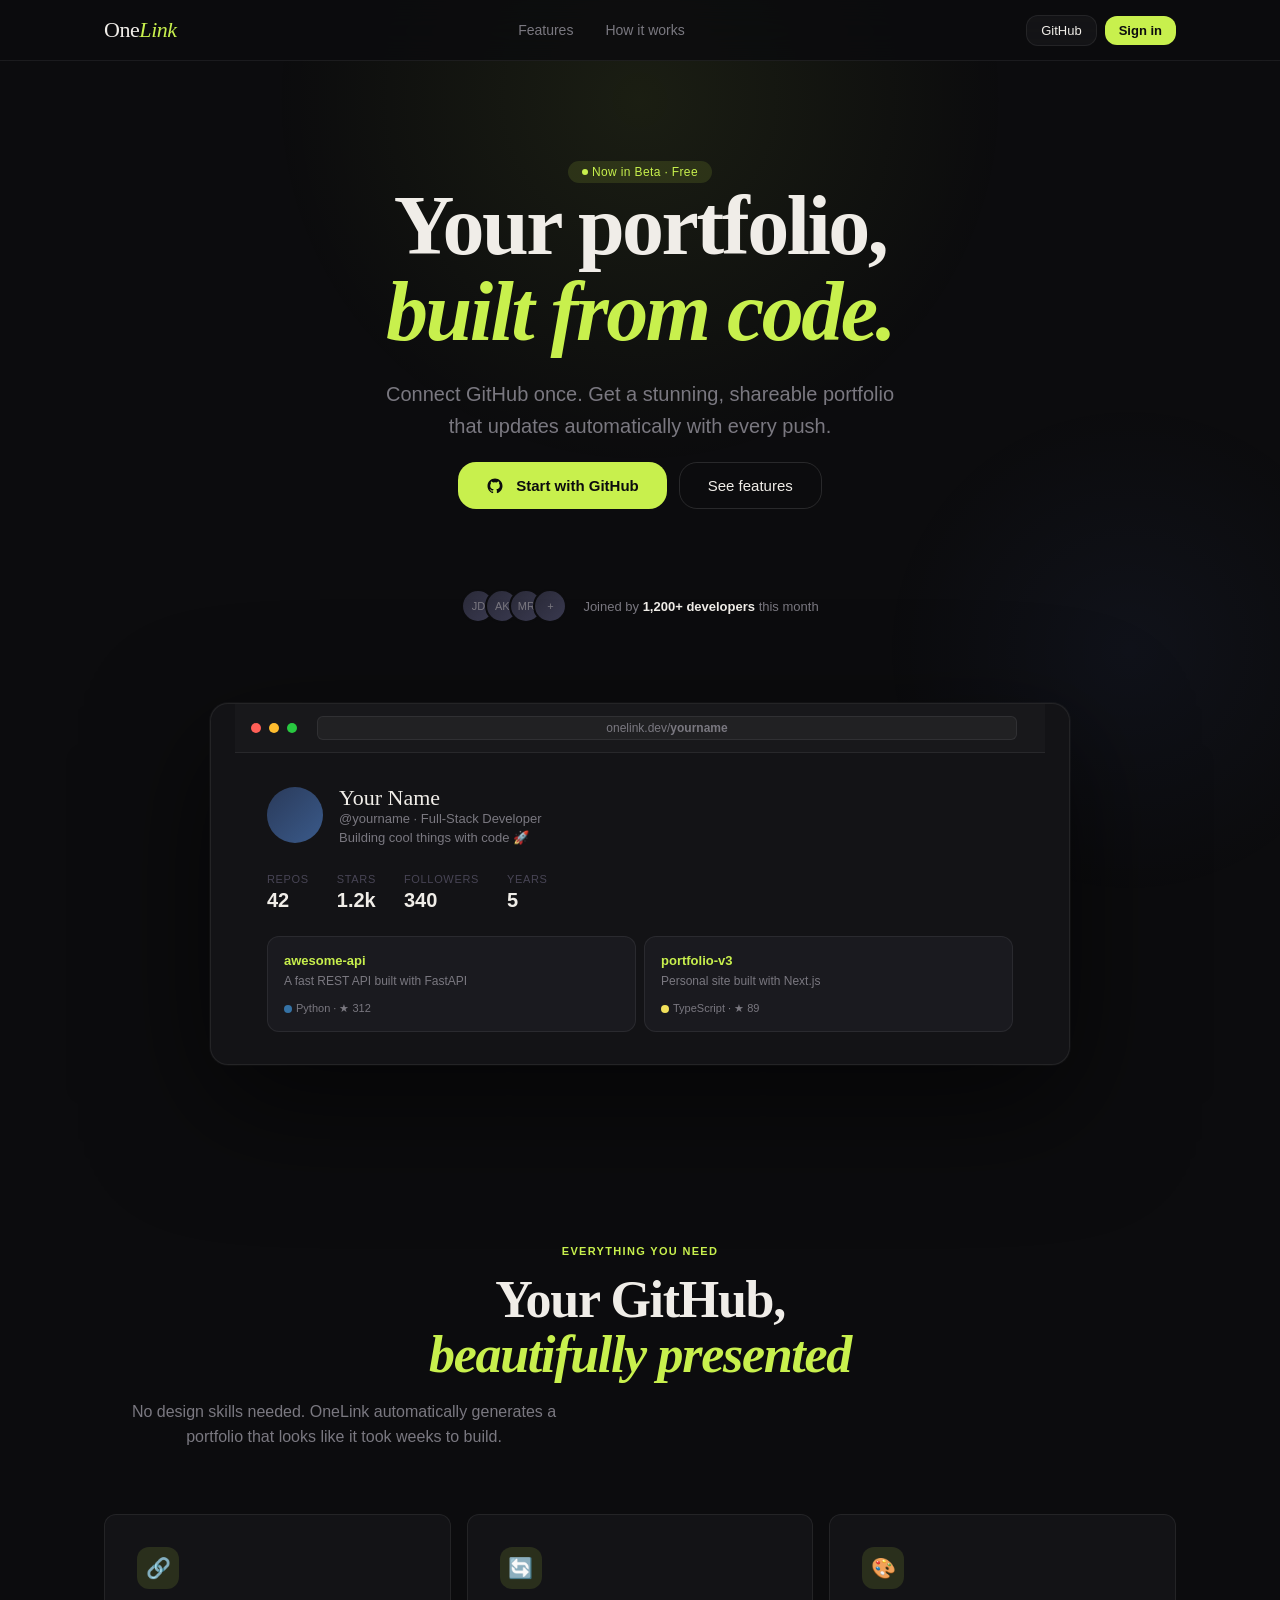
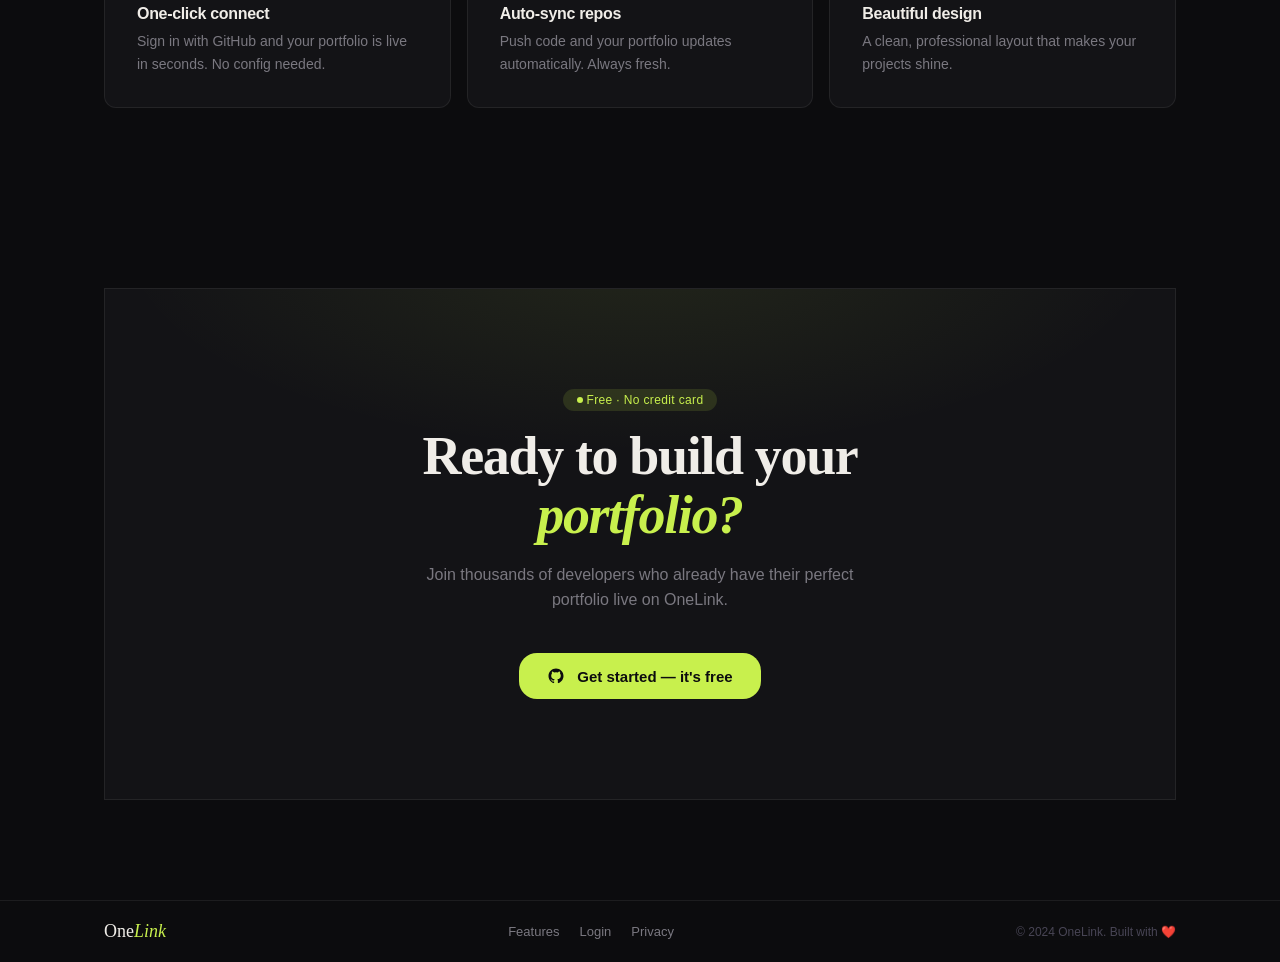
<file: FRONTEND/index.html>
<!DOCTYPE html>
<html lang="en">
<head>
  <meta charset="UTF-8" />
  <meta name="viewport" content="width=device-width, initial-scale=1.0" />
  <title>OneLink</title>
  <meta http-equiv="refresh" content="0; url=./pages/landing.html" />
  <script>
    window.location.replace('./pages/landing.html');
  </script>
</head>
<body>
  <noscript>
    <p>
      Redirecting to the <a href="./pages/landing.html">landing page</a>.
    </p>
  </noscript>
</body>
</html>
</file>
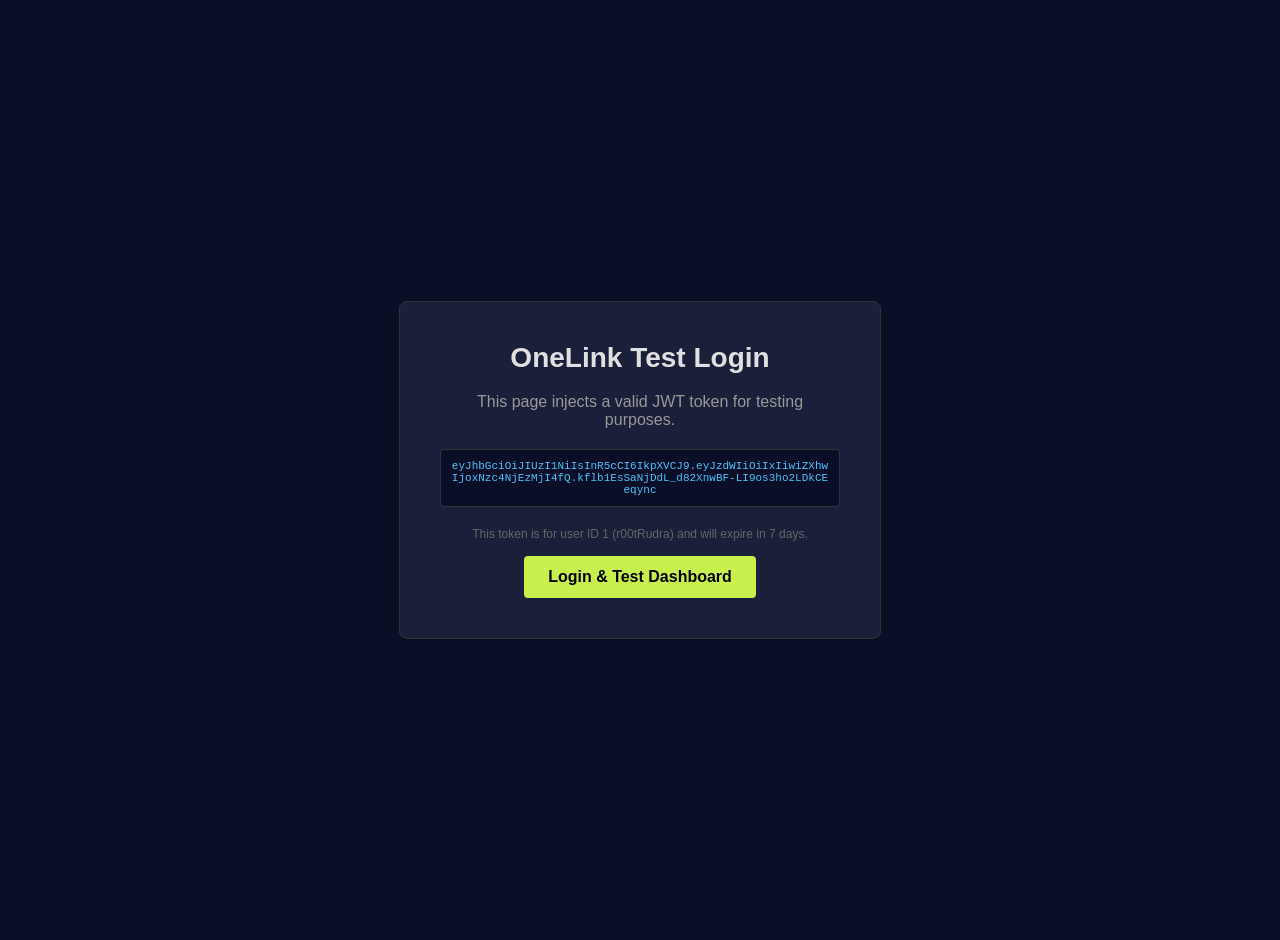
<file: FRONTEND/test-login.html>
<!DOCTYPE html>
<html lang="en">
<head>
  <meta charset="UTF-8">
  <meta name="viewport" content="width=device-width, initial-scale=1.0">
  <title>Test Login - OneLink</title>
  <style>
    body {
      font-family: -apple-system, BlinkMacSystemFont, "Segoe UI", Roboto, sans-serif;
      display: flex;
      align-items: center;
      justify-content: center;
      min-height: 100vh;
      background: #0a0e27;
      color: #e0e0e0;
      margin: 0;
      padding: 20px;
    }
    .container {
      background: #1a1f3a;
      border: 1px solid #333;
      border-radius: 8px;
      padding: 40px;
      max-width: 400px;
      text-align: center;
    }
    h1 {
      margin-top: 0;
      font-size: 28px;
    }
    p {
      color: #999;
      margin: 15px 0;
    }
    .token-box {
      background: #0a0e27;
      border: 1px solid #333;
      border-radius: 4px;
      padding: 10px;
      margin: 20px 0;
      font-size: 11px;
      word-break: break-all;
      max-height: 100px;
      overflow-y: auto;
      color: #4fc3f7;
      font-family: monospace;
    }
    button {
      background: #c8f04d;
      color: #000;
      border: none;
      padding: 12px 24px;
      border-radius: 4px;
      font-size: 16px;
      font-weight: 600;
      cursor: pointer;
      transition: opacity 0.2s;
    }
    button:hover {
      opacity: 0.8;
    }
    .status {
      margin-top: 20px;
      padding: 10px;
      border-radius: 4px;
      font-size: 14px;
    }
    .status.success {
      background: #1b5e20;
      color: #4caf50;
    }
    .status.error {
      background: #b71c1c;
      color: #ff6b6b;
    }
  </style>
</head>
<body>
  <div class="container">
    <h1>OneLink Test Login</h1>
    <p>This page injects a valid JWT token for testing purposes.</p>
    
    <div class="token-box" id="tokenBox">
      Token will appear here...
    </div>
    
    <p style="font-size: 12px; color: #666;">
      This token is for user ID 1 (r00tRudra) and will expire in 7 days.
    </p>
    
    <button onclick="testLogin()">Login & Test Dashboard</button>
    
    <div id="status"></div>
  </div>

  <script>
    const TOKEN = "eyJhbGciOiJIUzI1NiIsInR5cCI6IkpXVCJ9.eyJzdWIiOiIxIiwiZXhwIjoxNzc4NjEzMjI4fQ.kflb1EsSaNjDdL_d82XnwBF-LI9os3ho2LDkCEeqync";
    
    // Display token on load
    document.getElementById('tokenBox').textContent = TOKEN;
    
    async function testLogin() {
      const statusEl = document.getElementById('status');
      
      try {
        // Set token in localStorage
        localStorage.setItem('access_token', TOKEN);
        
        // Set minimal user data
        const userData = {
          id: 1,
          github_username: 'r00tRudra',
          portfolio_username: 'r00tRudra'
        };
        localStorage.setItem('auth_user', JSON.stringify(userData));
        
        statusEl.className = 'status success';
        statusEl.textContent = '✓ Token set! Redirecting to dashboard...';
        
        // Redirect to dashboard after 1 second
        setTimeout(() => {
          window.location.href = './pages/dashboard.html';
        }, 1000);
        
      } catch (error) {
        statusEl.className = 'status error';
        statusEl.textContent = '✗ Error: ' + error.message;
      }
    }
  </script>
</body>
</html>
</file>
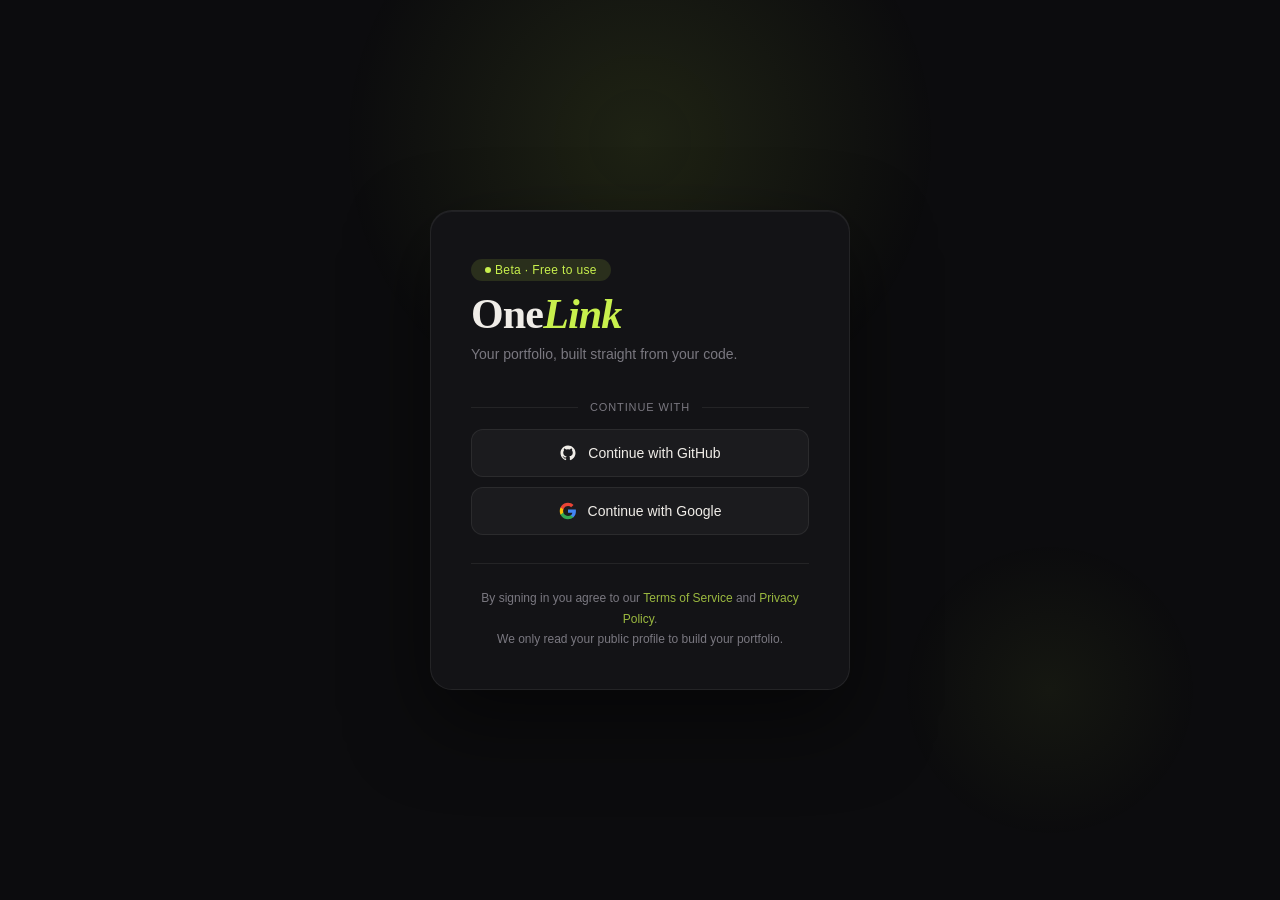
<file: FRONTEND/auth/sign-in.html>
<!DOCTYPE html>
<html lang="en">
<head>
  <meta charset="UTF-8" />
  <meta name="viewport" content="width=device-width, initial-scale=1.0" />
  <title>OneLink — Sign In</title>

  <!-- ── SHARED STYLES ── -->
  <link rel="stylesheet" href="../shared/tokens.css" />
  <link rel="stylesheet" href="../shared/reset.css" />
  <link rel="stylesheet" href="../shared/components.css" />
  <link rel="stylesheet" href="../shared/utilities.css" />
  <link rel="stylesheet" href="../shared/responsive.css" />

  <!-- ── PAGE-SPECIFIC STYLES ── -->
  <style>
    /* ────────────────────────────────────
       AUTH PAGE LAYOUT
       ──────────────────────────────────── */
    body {
      display: flex;
      align-items: center;
      justify-content: center;
      min-height: 100vh;
      overflow: hidden;
    }

    /* Background decoration */
    .bg-glow {
      position: fixed;
      inset: 0;
      pointer-events: none;
      z-index: 0;
    }

    .bg-glow::before {
      content: '';
      position: absolute;
      width: 600px;
      height: 600px;
      top: -160px;
      left: 50%;
      transform: translateX(-50%);
      background: radial-gradient(circle, rgba(200,240,77,0.10) 0%, transparent 70%);
      animation: pulse 6s ease-in-out infinite alternate;
    }

    .bg-glow::after {
      content: '';
      position: absolute;
      width: 300px;
      height: 300px;
      bottom: 60px;
      right: 80px;
      background: radial-gradient(circle, rgba(200,240,77,0.05) 0%, transparent 70%);
      animation: pulse 8s ease-in-out infinite alternate-reverse;
    }

    /* ────────────────────────────────────
       CARD
       ──────────────────────────────────── */
    .card {
      position: relative;
      z-index: 1;
      width: 420px;
      background: var(--surface);
      border: 1px solid var(--border);
      border-radius: var(--radius-xl);
      padding: 48px 40px 40px;
      box-shadow: 0 32px 80px rgba(0,0,0,0.5), inset 0 1px 0 rgba(255,255,255,0.06);
      animation: rise 0.55s cubic-bezier(0.22, 1, 0.36, 1) both;
    }

    @keyframes rise {
      from {
        opacity: 0;
        transform: translateY(28px) scale(0.97);
      }
      to {
        opacity: 1;
        transform: translateY(0) scale(1);
      }
    }

    /* ────────────────────────────────────
       HEADLINE
       ──────────────────────────────────── */
    .headline {
      margin-bottom: 36px;
    }

    .wordmark {
      font-family: var(--font-serif);
      font-size: 42px;
      line-height: 1;
      letter-spacing: -0.02em;
      margin-bottom: 8px;
    }

    .wordmark em {
      font-style: italic;
      color: var(--accent);
    }

    .tagline {
      font-size: 14px;
      color: var(--muted);
      font-weight: 300;
    }

    /* ────────────────────────────────────
       AUTH BUTTONS
       ──────────────────────────────────── */
    .auth-btn {
      width: 100%;
      display: flex;
      align-items: center;
      justify-content: center;
      gap: 11px;
      padding: 14px 20px;
      border-radius: var(--radius);
      border: 1px solid var(--border);
      background: rgba(255,255,255,0.035);
      color: var(--text);
      font-family: var(--font-family);
      font-size: 14px;
      font-weight: 500;
      cursor: pointer;
      transition: background 0.18s, border-color 0.18s, transform 0.12s, box-shadow 0.18s;
      text-decoration: none;
      margin-bottom: 10px;
      position: relative;
      overflow: hidden;
    }

    .auth-btn::after {
      content: '';
      position: absolute;
      inset: 0;
      background: linear-gradient(135deg, rgba(255,255,255,0.04), transparent);
      opacity: 0;
      transition: opacity 0.18s;
    }

    .auth-btn:hover {
      background: rgba(255,255,255,0.07);
      border-color: rgba(255,255,255,0.14);
      transform: translateY(-1px);
      box-shadow: 0 8px 24px rgba(0,0,0,0.35);
    }

    .auth-btn:hover::after {
      opacity: 1;
    }

    .auth-btn:active {
      transform: translateY(0);
      box-shadow: none;
    }

    .auth-btn.github {
      animation: rise 0.55s 0.10s cubic-bezier(0.22, 1, 0.36, 1) both;
    }

    .auth-btn.google {
      animation: rise 0.55s 0.20s cubic-bezier(0.22, 1, 0.36, 1) both;
    }

    .auth-btn svg {
      flex-shrink: 0;
    }

    /* ────────────────────────────────────
       FOOTER NOTE
       ──────────────────────────────────── */
    .note {
      margin-top: 28px;
      padding-top: 24px;
      border-top: 1px solid var(--border);
      font-size: 12px;
      color: var(--muted);
      text-align: center;
      line-height: 1.7;
    }

    .note a {
      color: rgba(200,240,77,0.75);
      text-decoration: none;
      transition: color 0.15s;
    }

    .note a:hover {
      color: var(--accent);
    }

    /* ────────────────────────────────────
       LOADING / ERROR STATE
       ──────────────────────────────────── */
    .callback-screen {
      display: none;
      flex-direction: column;
      align-items: center;
      justify-content: center;
      gap: 16px;
      text-align: center;
    }

    .callback-screen .cb-title {
      font-size: 16px;
      font-weight: 500;
    }

    .callback-screen .cb-sub {
      font-size: 13px;
      color: var(--muted);
    }

    .error-icon {
      font-size: 32px;
    }

    .error-title {
      font-size: 18px;
      font-weight: 600;
      color: var(--red);
    }

    .error-sub {
      font-size: 13px;
      color: var(--muted);
      margin-bottom: 6px;
    }

    .back-link {
      display: inline-block;
      margin-top: 8px;
      padding: 9px 22px;
      border-radius: var(--radius-pill);
      background: rgba(200,240,77,0.10);
      border: 1px solid rgba(200,240,77,0.22);
      color: var(--accent);
      font-size: 13px;
      text-decoration: none;
      transition: background 0.15s;
    }

    .back-link:hover {
      background: rgba(200,240,77,0.18);
    }

    /* Show/hide states */
    body.loading .card > :not(.callback-screen) {
      display: none;
    }

    body.loading .callback-screen {
      display: flex;
    }

    body.error .card > :not(.callback-screen) {
      display: none;
    }

    body.error .callback-screen {
      display: flex;
    }

    /* Responsive */
    @media (max-width: 460px) {
      .card {
        width: calc(100vw - 32px);
        padding: 36px 24px 30px;
      }

      .wordmark {
        font-size: 34px;
      }
    }
  </style>
</head>
<body>
  <!-- Background decoration -->
  <div class="bg-glow"></div>

  <!-- Main card -->
  <div class="card" id="card">
    <!-- Login view -->
    <div id="loginView">
      <div class="headline">
        <div class="badge mb-md">
          <span class="badge-dot"></span>
          Beta · Free to use
        </div>
        <h1 class="wordmark">One<em>Link</em></h1>
        <p class="tagline">Your portfolio, built straight from your code.</p>
      </div>

      <div class="divider">continue with</div>

      <button class="auth-btn github" onclick="handleLogin('github')">
        <!-- GitHub icon -->
        <svg width="18" height="18" viewBox="0 0 24 24" fill="currentColor">
          <path d="M12 2C6.477 2 2 6.477 2 12c0 4.418 2.865 8.166 6.839 9.489.5.092.682-.217.682-.482 0-.237-.009-.868-.013-1.703-2.782.604-3.369-1.342-3.369-1.342-.454-1.155-1.11-1.463-1.11-1.463-.908-.62.069-.608.069-.608 1.003.07 1.531 1.03 1.531 1.03.892 1.529 2.341 1.088 2.91.832.092-.647.35-1.088.636-1.338-2.22-.253-4.555-1.11-4.555-4.943 0-1.091.39-1.984 1.029-2.683-.103-.253-.446-1.27.098-2.647 0 0 .84-.269 2.75 1.025A9.564 9.564 0 0 1 12 6.844a9.59 9.59 0 0 1 2.504.337c1.909-1.294 2.747-1.025 2.747-1.025.546 1.377.202 2.394.1 2.647.64.699 1.028 1.592 1.028 2.683 0 3.842-2.339 4.687-4.566 4.935.359.309.678.919.678 1.852 0 1.336-.012 2.415-.012 2.743 0 .267.18.578.688.48C19.138 20.163 22 16.418 22 12c0-5.523-4.477-10-10-10z"/>
        </svg>
        Continue with GitHub
      </button>

      <button class="auth-btn google" onclick="handleLogin('google')">
        <!-- Google icon -->
        <svg width="18" height="18" viewBox="0 0 24 24">
          <path fill="#4285F4" d="M22.56 12.25c0-.78-.07-1.53-.2-2.25H12v4.26h5.92c-.26 1.37-1.04 2.53-2.21 3.31v2.77h3.57c2.08-1.92 3.28-4.74 3.28-8.09z"/>
          <path fill="#34A853" d="M12 23c2.97 0 5.46-.98 7.28-2.66l-3.57-2.77c-.98.66-2.23 1.06-3.71 1.06-2.86 0-5.29-1.93-6.16-4.53H2.18v2.84C3.99 20.53 7.7 23 12 23z"/>
          <path fill="#FBBC05" d="M5.84 14.09c-.22-.66-.35-1.36-.35-2.09s.13-1.43.35-2.09V7.07H2.18C1.43 8.55 1 10.22 1 12s.43 3.45 1.18 4.93l3.66-2.84z"/>
          <path fill="#EA4335" d="M12 5.38c1.62 0 3.06.56 4.21 1.64l3.15-3.15C17.45 2.09 14.97 1 12 1 7.7 1 3.99 3.47 2.18 7.07l3.66 2.84c.87-2.6 3.3-4.53 6.16-4.53z"/>
        </svg>
        Continue with Google
      </button>

      <p class="note">
        By signing in you agree to our
        <a href="#">Terms of Service</a> and <a href="#">Privacy Policy</a>.<br/>
        We only read your public profile to build your portfolio.
      </p>
    </div>

    <!-- Callback / Loading view -->
    <div class="callback-screen" id="callbackScreen">
      <!-- Injected by script -->
    </div>
  </div>

  <!-- ── SCRIPTS ── -->
  <script src="../shared/runtime-config.js"></script>
  <script src="../shared/utils.js"></script>

  <script>
    // Handle OAuth login
    function handleLogin(provider) {
      if (provider === 'github') {
        window.location.href = `${API_URL}/auth/login`;
      } else if (provider === 'google') {
        UI.showToast('Google auth is not configured yet');
      }
    }

    // Show loading state
    function showLoading() {
      document.body.classList.add('loading');
      document.getElementById('callbackScreen').innerHTML = `
        <div class="spinner"></div>
        <span class="cb-title">Signing you in…</span>
        <span class="cb-sub">Connecting your account</span>
      `;
    }

    // Show error state
    function showError(msg) {
      document.body.classList.remove('loading');
      document.body.classList.add('error');
      document.getElementById('callbackScreen').innerHTML = `
        <div class="error-icon">⚠️</div>
        <div class="error-title">Authentication failed</div>
        <div class="error-sub">${msg}</div>
        <p style="font-size: 12px; color: #999; margin-top: 15px;">
          Debug info: ${msg}
        </p>
        <a href="./sign-in.html" class="back-link">← Back to Login</a>
      `;
      console.error('[AUTH ERROR]', msg);
    }

    // Handle OAuth callback
    async function handleCallback() {
      const token = URL.getParam('token');
      const userId = URL.getParam('user_id');
      const username = URL.getParam('username');
      const error = URL.getParam('error');

      console.log('[AUTH] Callback received:', { token: token ? 'present' : 'missing', userId, username, error });

      // Handle OAuth error from backend
      if (error) {
        showError(decodeURIComponent(error));
        return;
      }

      // Not a callback, just a regular sign-in page load
      if (!token) {
        console.log('[AUTH] No token in URL, showing regular login page');
        return;
      }

      showLoading();

      try {
        console.log('[AUTH] Setting token in localStorage...');
        Auth.setToken(token);
        
        // Seed minimal user data immediately, then hydrate from backend profile.
        const minimalUser = {
          id: parseInt(userId || '0'),
          github_username: username || 'user',
          portfolio_username: username || 'user',
        };
        
        console.log('[AUTH] Setting minimal user data:', minimalUser);
        Auth.setUser(minimalUser);

        try {
          console.log('[AUTH] Fetching full profile from /users/me...');
          const profile = await API.get('/users/me');
          if (profile) {
            console.log('[AUTH] Profile fetched successfully:', profile.github_username);
            Auth.setUser(profile);
          } else {
            console.warn('[AUTH] Profile API returned null');
          }
        } catch (profileErr) {
          console.warn('[AUTH] Failed to hydrate user profile after login:', profileErr.message);
          // Continue anyway, we have the token
        }

        console.log('[AUTH] Redirecting to dashboard...');
        // Redirect after short delay so spinner is visible
        setTimeout(() => {
          window.location.href = '../pages/dashboard.html';
        }, 800);
      } catch (err) {
        showError(err instanceof Error ? err.message : 'Something went wrong');
      }
    }

    // Handle error param from backend
    window.addEventListener('load', async () => {
      console.log('[AUTH] Window load event fired');
      await handleCallback();
      
      const errorParam = URL.getParam('error');
      if (errorParam) {
        console.error('[AUTH] Error parameter found:', errorParam);
        showError(decodeURIComponent(errorParam));
      }
    });
  </script>
</body>
</html>
</file>
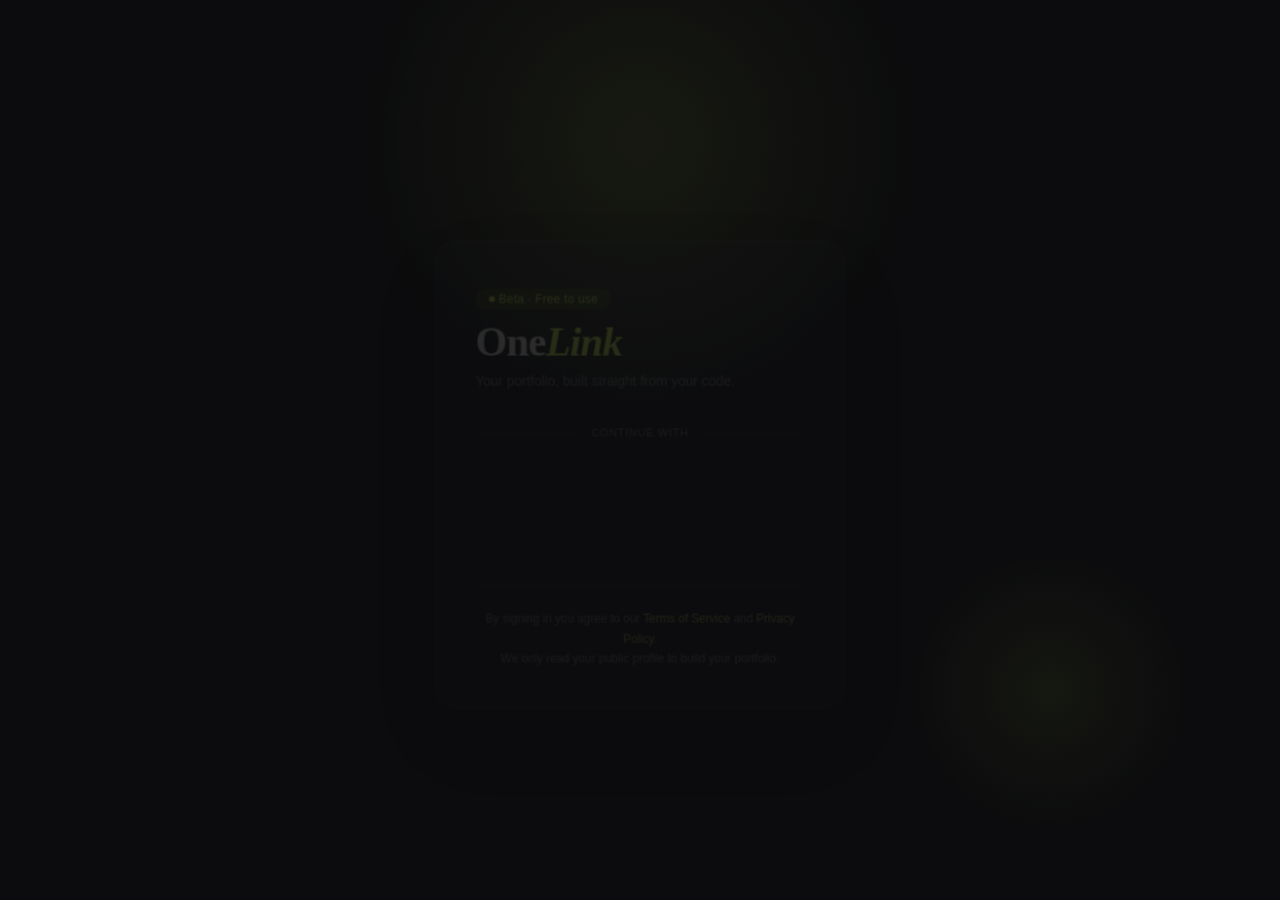
<file: FRONTEND/pages/dashboard.html>
<!DOCTYPE html>
<html lang="en">
<head>
  <meta charset="UTF-8" />
  <meta name="viewport" content="width=device-width, initial-scale=1.0" />
  <title>Dashboard — OneLink</title>

  <!-- ── SHARED STYLES ── -->
  <link rel="stylesheet" href="../shared/tokens.css" />
  <link rel="stylesheet" href="../shared/reset.css" />
  <link rel="stylesheet" href="../shared/components.css" />
  <link rel="stylesheet" href="../shared/utilities.css" />
  <link rel="stylesheet" href="../shared/responsive.css" />

  <!-- ── PAGE-SPECIFIC STYLES ── -->
  <style>
    /* ────────────────────────────────────
       LAYOUT
       ──────────────────────────────────── */
    body {
      display: flex;
    }

    /* ────────────────────────────────────
       SIDEBAR
       ──────────────────────────────────── */
    .sidebar {
      width: var(--sidebar-width);
      min-height: 100vh;
      background: var(--surface);
      border-right: 1px solid var(--border);
      display: flex;
      flex-direction: column;
      position: fixed;
      top: 0;
      left: 0;
      z-index: 50;
      transition: transform 0.25s ease;
    }

    .sidebar-logo {
      padding: var(--space-2xl) var(--space-lg) var(--space-lg);
      border-bottom: 1px solid var(--border);
      font-family: var(--font-serif);
      font-size: 20px;
      letter-spacing: -0.02em;
    }

    .sidebar-logo em {
      font-style: italic;
      color: var(--accent);
    }

    .sidebar-nav {
      flex: 1;
      padding: var(--space-md) var(--space-sm);
      display: flex;
      flex-direction: column;
      gap: 2px;
      overflow-y: auto;
    }

    .nav-item {
      display: flex;
      align-items: center;
      gap: var(--space-md);
      padding: var(--space-md);
      border-radius: var(--radius);
      font-size: 14px;
      color: var(--muted);
      transition: all 0.15s;
      cursor: pointer;
      background: none;
      border: none;
      text-align: left;
      width: 100%;
    }

    .nav-item:hover {
      background: rgba(255,255,255,0.05);
      color: var(--text);
    }

    .nav-item.active {
      background: var(--accent-dim);
      color: var(--accent);
    }

    .nav-item .icon {
      width: 18px;
      text-align: center;
      font-size: 15px;
    }

    .nav-section-label {
      font-size: 10px;
      letter-spacing: 0.10em;
      text-transform: uppercase;
      color: var(--muted3);
      padding: var(--space-lg) var(--space-md) var(--space-sm);
      font-weight: 600;
    }

    .sidebar-footer {
      padding: var(--space-lg) var(--space-sm);
      border-top: 1px solid var(--border);
    }

    .user-chip {
      display: flex;
      align-items: center;
      gap: var(--space-md);
      padding: var(--space-md);
      border-radius: var(--radius);
      transition: background 0.15s;
      cursor: pointer;
    }

    .user-chip:hover {
      background: rgba(255,255,255,0.05);
    }

    .user-avatar {
      width: 32px;
      height: 32px;
      border-radius: 50%;
      flex-shrink: 0;
      background: linear-gradient(135deg, #2a3a5a, #3a5a8a);
      overflow: hidden;
      display: flex;
      align-items: center;
      justify-content: center;
      font-size: 12px;
      color: var(--muted);
    }

    .user-avatar img {
      width: 100%;
      height: 100%;
      object-fit: cover;
    }

    .user-info {
      min-width: 0;
    }

    .user-name {
      font-size: 13px;
      font-weight: 500;
      white-space: nowrap;
      overflow: hidden;
      text-overflow: ellipsis;
    }

    .user-role {
      font-size: 11px;
      color: var(--muted);
    }

    /* ────────────────────────────────────
       MAIN CONTENT
       ──────────────────────────────────── */
    .main {
      margin-left: var(--sidebar-width);
      flex: 1;
      min-height: 100vh;
      display: flex;
      flex-direction: column;
    }

    /* ────────────────────────────────────
       TOP BAR
       ──────────────────────────────────── */
    .topbar {
      height: 58px;
      border-bottom: 1px solid var(--border);
      display: flex;
      align-items: center;
      justify-content: space-between;
      padding: 0 var(--space-3xl);
      background: rgba(12,12,14,0.7);
      backdrop-filter: blur(12px);
      position: sticky;
      top: 0;
      z-index: 40;
    }

    .topbar-left {
      display: flex;
      align-items: center;
      gap: var(--space-md);
    }

    .breadcrumb {
      font-size: 14px;
      color: var(--muted);
    }

    .breadcrumb strong {
      color: var(--text);
      font-weight: 500;
    }

    .topbar-right {
      display: flex;
      align-items: center;
      gap: var(--space-md);
    }

    .ham-btn {
      display: none;
      background: none;
      border: none;
      padding: var(--space-sm);
      flex-direction: column;
      gap: var(--space-xs);
    }

    .ham-btn span {
      display: block;
      width: 18px;
      height: 2px;
      background: var(--text);
      border-radius: 2px;
    }

    /* ────────────────────────────────────
       CONTENT
       ──────────────────────────────────── */
    .content {
      padding: var(--space-4xl);
      flex: 1;
    }

    /* ────────────────────────────────────
       PAGE STRUCTURE
       ──────────────────────────────────── */
    .page {
      display: none;
    }

    .page.active {
      display: block;
    }

    .page-header {
      margin-bottom: var(--space-3xl);
      display: flex;
      align-items: flex-start;
      justify-content: space-between;
      gap: var(--space-lg);
      flex-wrap: wrap;
    }

    .page-title {
      font-family: var(--font-serif);
      font-size: 28px;
      letter-spacing: -0.02em;
    }

    .page-title em {
      font-style: italic;
      color: var(--accent);
    }

    .page-sub {
      font-size: 13px;
      color: var(--muted);
      margin-top: var(--space-xs);
    }

    /* ────────────────────────────────────
       STAT CARDS
       ──────────────────────────────────── */
    .stats-row {
      display: grid;
      grid-template-columns: repeat(4, 1fr);
      gap: var(--space-lg);
      margin-bottom: var(--space-3xl);
    }

    .stat-card {
      background: var(--surface);
      border: 1px solid var(--border);
      border-radius: var(--radius);
      padding: var(--space-xl) var(--space-2xl);
      transition: border-color 0.2s;
    }

    .stat-card:hover {
      border-color: var(--border2);
    }

    .stat-card-top {
      display: flex;
      align-items: center;
      justify-content: space-between;
      margin-bottom: var(--space-md);
    }

    .stat-label {
      font-size: 12px;
      color: var(--muted);
      font-weight: 500;
    }

    .stat-icon {
      width: 32px;
      height: 32px;
      border-radius: var(--radius-sm);
      display: flex;
      align-items: center;
      justify-content: center;
      font-size: 15px;
    }

    .stat-val {
      font-size: 26px;
      font-weight: 600;
      letter-spacing: -0.02em;
    }

    .stat-delta {
      font-size: 12px;
      color: var(--green);
      margin-top: var(--space-xs);
    }

    /* ────────────────────────────────────
       REPO LIST
       ──────────────────────────────────── */
    .repo-list {
      display: flex;
      flex-direction: column;
      gap: 0;
    }

    .repo-item {
      display: flex;
      align-items: center;
      justify-content: space-between;
      padding: var(--space-md) var(--space-xl);
      border-bottom: 1px solid var(--border);
      transition: background 0.15s;
      cursor: pointer;
    }

    .repo-item:last-child {
      border-bottom: none;
    }

    .repo-item:hover {
      background: rgba(255,255,255,0.02);
    }

    .repo-item-left {
      display: flex;
      align-items: center;
      gap: var(--space-md);
      min-width: 0;
    }

    .repo-icon {
      font-size: 16px;
      flex-shrink: 0;
    }

    .repo-name {
      font-size: 13px;
      font-weight: 600;
      color: var(--accent);
      white-space: nowrap;
      overflow: hidden;
      text-overflow: ellipsis;
    }

    .repo-desc {
      font-size: 12px;
      color: var(--muted);
      white-space: nowrap;
      overflow: hidden;
      text-overflow: ellipsis;
    }

    .repo-meta {
      display: flex;
      align-items: center;
      gap: var(--space-md);
      flex-shrink: 0;
    }

    .repo-star {
      display: flex;
      align-items: center;
      gap: var(--space-xs);
      font-size: 12px;
      color: var(--muted);
    }

    .lang-dot {
      width: 8px;
      height: 8px;
      border-radius: 50%;
    }

    /* ────────────────────────────────────
       SIDEBAR OVERLAY MOBILE
       ──────────────────────────────────── */
    .sidebar-overlay {
      display: none;
      position: fixed;
      inset: 0;
      z-index: 49;
      background: rgba(0,0,0,0.5);
    }

    /* ────────────────────────────────────
       RESPONSIVE
       ──────────────────────────────────── */
    @media (max-width: 1100px) {
      .stats-row {
        grid-template-columns: repeat(2, 1fr);
      }
    }

    @media (max-width: 860px) {
      .grid-2 {
        grid-template-columns: 1fr;
      }

      .grid-3 {
        grid-template-columns: 1fr;
      }
    }

    @media (max-width: 700px) {
      .sidebar {
        transform: translateX(-100%);
      }

      .sidebar.open {
        transform: none;
      }

      .sidebar-overlay {
        display: none;
      }

      .sidebar-overlay.open {
        display: block;
      }

      .main {
        margin-left: 0;
      }

      .ham-btn {
        display: flex;
      }

      .stats-row {
        grid-template-columns: repeat(2, 1fr);
      }

      .content {
        padding: var(--space-lg);
      }
    }

    @media (max-width: 420px) {
      .stats-row {
        grid-template-columns: 1fr;
      }

      .page-header {
        flex-direction: column;
      }

      .topbar {
        padding: 0 var(--space-lg);
      }
    }
  </style>
</head>
<body>
  <!-- Sidebar -->
  <aside class="sidebar" id="sidebar">
    <div class="sidebar-logo">One<em>Link</em></div>

    <nav class="sidebar-nav">
      <button class="nav-item active" onclick="setPage('dashboard', this)">
        <span class="icon">⬛</span>Dashboard
      </button>
      <button class="nav-item" onclick="setPage('repos', this)">
        <span class="icon">📦</span>Repositories
      </button>
      <button class="nav-item" onclick="setPage('portfolio', this)">
        <span class="icon">🎨</span>Portfolio
      </button>

      <div class="nav-section-label">Profile</div>
      <button class="nav-item" onclick="setPage('resume', this)">
        <span class="icon">📄</span>Resume
      </button>
      <button class="nav-item" onclick="setPage('experience', this)">
        <span class="icon">💼</span>Experience
      </button>
      <button class="nav-item" onclick="setPage('skills', this)">
        <span class="icon">⚡</span>Skills
      </button>
      <button class="nav-item" onclick="setPage('education', this)">
        <span class="icon">🎓</span>Education
      </button>

      <div class="nav-section-label">Account</div>
      <button class="nav-item" onclick="setPage('settings', this)">
        <span class="icon">⚙️</span>Settings
      </button>
      <button class="nav-item" onclick="handleLogout()">
        <span class="icon">🚪</span>Logout
      </button>
    </nav>

    <div class="sidebar-footer">
      <div class="user-chip" onclick="setPage('settings', null)">
        <div class="user-avatar" id="sidebarAvatar">?</div>
        <div class="user-info">
          <div class="user-name" id="sidebarName">Loading…</div>
          <div class="user-role">Developer</div>
        </div>
      </div>
    </div>
  </aside>
  <div class="sidebar-overlay" id="sidebarOverlay" onclick="closeSidebar()"></div>

  <!-- Main -->
  <div class="main">
    <!-- Top bar -->
    <div class="topbar">
      <div class="topbar-left">
        <button class="ham-btn" id="hamBtn" onclick="openSidebar()">
          <span></span><span></span><span></span>
        </button>
        <div class="breadcrumb">OneLink / <strong id="pageTitle">Dashboard</strong></div>
      </div>
      <div class="topbar-right">
        <span class="pill pill-green"><span class="pill-dot"></span>Live</span>
        <button class="btn btn-primary btn-sm" onclick="copyPortfolioLink()">
          Share portfolio
        </button>
      </div>
    </div>

    <!-- Content -->
    <div class="content">
      <!-- Dashboard page -->
      <div id="page-dashboard" class="page active">
        <div class="page-header">
          <div>
            <div class="page-title">Good to see you, <em id="heroName">there</em> 👋</div>
            <div class="page-sub">Here's what's happening with your portfolio today.</div>
          </div>
          <button class="btn btn-ghost" onclick="syncRepos()">↻ Sync GitHub</button>
        </div>

        <div class="stats-row">
          <div class="stat-card">
            <div class="stat-card-top">
              <span class="stat-label">Repositories</span>
              <div class="stat-icon" style="background: var(--accent-d)">📦</div>
            </div>
            <div class="stat-val" id="reposCount">0</div>
            <div class="stat-delta" id="reposDelta">From synced GitHub projects</div>
          </div>
          <div class="stat-card">
            <div class="stat-card-top">
              <span class="stat-label">Total Stars</span>
              <div class="stat-icon" style="background: var(--orange-dim)">⭐</div>
            </div>
            <div class="stat-val" id="totalStars">0</div>
            <div class="stat-delta" style="color: var(--orange)">Across your synced repositories</div>
          </div>
          <div class="stat-card">
            <div class="stat-card-top">
              <span class="stat-label">Deployed Repos</span>
              <div class="stat-icon" style="background: var(--blue-dim)">👁</div>
            </div>
            <div class="stat-val" id="deployedCount">0</div>
            <div class="stat-delta" style="color: var(--blue)">Repos with detected live demo links</div>
          </div>
          <div class="stat-card">
            <div class="stat-card-top">
              <span class="stat-label">Last Sync</span>
              <div class="stat-icon" style="background: var(--green-dim)">👥</div>
            </div>
            <div class="stat-val" id="lastSync">-</div>
            <div class="stat-delta" id="lastSyncDelta">Run Sync GitHub to refresh now</div>
          </div>
        </div>

        <div class="grid-2">
          <div class="card">
            <div class="card-header">
              <span class="card-title">Recent Repositories</span>
              <button class="btn btn-ghost btn-sm" onclick="setPage('repos', null)">View all</button>
            </div>
            <div class="repo-list" id="recentReposList"></div>
          </div>

          <div class="card">
            <div class="card-header">
              <span class="card-title">Your portfolio link</span>
            </div>
            <div class="card-body">
              <div style="display: flex; align-items: center; background: var(--surface2); border: 1px solid var(--border); border-radius: var(--radius-sm); overflow: hidden; margin-bottom: var(--space-md)">
                <span style="padding: var(--space-md) var(--space-lg); font-size: 13px; color: var(--muted); border-right: 1px solid var(--border); white-space: nowrap;">onelink.dev/</span>
                <input style="flex: 1; padding: var(--space-md); background: none; border: none; outline: none; font-family: var(--font-family); font-size: 13px; color: var(--accent);" id="urlInput" value="yourname" readonly />
                <button style="padding: var(--space-md) var(--space-lg); background: none; border-left: 1px solid var(--border); color: var(--muted); cursor: pointer; font-size: 13px;" onclick="copyPortfolioLink()">Copy</button>
              </div>
              <div style="display: flex; gap: var(--space-sm)">
                <button class="btn btn-ghost btn-sm" style="flex: 1" onclick="openPortfolio()">🔗 Open</button>
                <button class="btn btn-primary btn-sm" style="flex: 1" onclick="copyPortfolioLink()">Copy link</button>
              </div>
            </div>
          </div>
        </div>
      </div>

      <!-- Repos page -->
      <div id="page-repos" class="page">
        <div class="page-header">
          <div>
            <div class="page-title">Repositories</div>
            <div class="page-sub" id="reposPageSub">0 repos synced from GitHub</div>
          </div>
          <button class="btn btn-primary" onclick="syncRepos()">↻ Sync now</button>
        </div>
        <div class="card">
          <div class="repo-list" id="fullReposList" style="max-height: none; overflow: visible;"></div>
        </div>
      </div>

      <!-- Portfolio page -->
      <div id="page-portfolio" class="page">
        <div class="page-header">
          <div>
            <div class="page-title">Portfolio <em>Preview</em></div>
            <div class="page-sub">This is how your portfolio looks to the world.</div>
          </div>
          <button class="btn btn-primary" onclick="openPortfolio()">🔗 Open live</button>
        </div>
        <div class="card">
          <div class="card-body" style="text-align: center; padding: var(--space-3xl);">
            <div style="font-size: 48px; margin-bottom: var(--space-lg);">🌐</div>
            <div style="font-size: 16px; font-weight: 600; margin-bottom: var(--space-md);">Your public portfolio</div>
            <div id="portfolioUrl" style="font-size: 14px; color: var(--accent); margin-bottom: var(--space-lg); word-break: break-all;"></div>
            <button class="btn btn-primary" onclick="openPortfolio()" style="margin-bottom: var(--space-lg);">Open in new tab</button>
            <div style="font-size: 12px; color: var(--muted); margin-top: var(--space-lg);">
              Your portfolio is live and publicly accessible. You can customize your profile from the dashboard to update how it appears to visitors.
            </div>
          </div>
        </div>
      </div>

      <!-- Resume page -->
      <div id="page-resume" class="page">
        <div class="page-header">
          <div>
            <div class="page-title">Resume <em>Text</em></div>
            <div class="page-sub">Add a text summary of your professional profile.</div>
          </div>
          <button class="btn btn-primary" onclick="saveResumeText()">💾 Save Resume</button>
        </div>
        <div class="card">
          <div class="card-body">
            <textarea id="resumeTextarea" placeholder="Paste your resume text or write a professional summary..." style="width: 100%; min-height: 400px; padding: var(--space-lg); border: 1px solid var(--border); border-radius: var(--radius); background: var(--surface2); color: var(--text); font-family: monospace; font-size: 12px; resize: vertical;"></textarea>
            <div style="margin-top: var(--space-md); color: var(--muted); font-size: 12px;">
              <span id="charCount">0</span> / 5000 characters
            </div>
          </div>
        </div>
      </div>

      <!-- Experience page -->
      <div id="page-experience" class="page">
        <div class="page-header">
          <div>
            <div class="page-title">Experience</div>
            <div class="page-sub">Add your work history to your portfolio.</div>
          </div>
          <button class="btn btn-primary" onclick="UI.showToast('Add experience coming soon')">+ Add experience</button>
        </div>
        <div class="card">
          <div id="experienceList" class="repo-list"></div>
        </div>
      </div>

      <!-- Skills page -->
      <div id="page-skills" class="page">
        <div class="page-header">
          <div>
            <div class="page-title">Skills</div>
            <div class="page-sub">Showcase your technical expertise.</div>
          </div>
          <button class="btn btn-primary" onclick="UI.showToast('Add skill coming soon')">+ Add skill</button>
        </div>
        <div class="card">
          <div id="skillsList" style="display: flex; flex-wrap: wrap; gap: var(--space-md); padding: var(--space-lg);"></div>
        </div>
      </div>

      <!-- Education page -->
      <div id="page-education" class="page">
        <div class="page-header">
          <div>
            <div class="page-title">Education</div>
            <div class="page-sub">Add your academic background.</div>
          </div>
          <button class="btn btn-primary" onclick="UI.showToast('Add education coming soon')">+ Add education</button>
        </div>
        <div class="card">
          <div id="educationList" class="repo-list"></div>
        </div>
      </div>

      <!-- Settings page -->
      <div id="page-settings" class="page">
        <div class="page-header">
          <div>
            <div class="page-title">Settings</div>
            <div class="page-sub">Manage your account and preferences.</div>
          </div>
        </div>
        <div class="card">
          <div class="card-body">
            Settings coming soon...
          </div>
        </div>
      </div>
    </div>
  </div>

  <!-- Toast notification -->
  <div class="toast" id="toast">
    <span class="toast-icon">✓</span>
    <span id="toastMsg"></span>
  </div>

  <!-- Shared utilities -->
  <script src="../shared/runtime-config.js"></script>
  <script src="../shared/utils.js"></script>

  <!-- Page-specific scripts -->
  <script>
    function applyUserToUI(user) {
      if (!user) return;

      const displayName = user.portfolio_username || user.github_username || 'there';
      document.getElementById('sidebarName').textContent = displayName;
      document.getElementById('heroName').textContent = displayName;
      document.getElementById('urlInput').value = user.portfolio_username || user.github_username || 'yourname';

      const avatar = document.getElementById('sidebarAvatar');
      if (user.avatar_url) {
        avatar.innerHTML = `<img src="${user.avatar_url}" alt="${displayName}" />`;
      } else {
        avatar.textContent = (displayName || '?').charAt(0).toUpperCase();
      }
    }

    function formatCompactNumber(value) {
      if (value >= 1000) {
        return `${(value / 1000).toFixed(1).replace('.0', '')}k`;
      }
      return `${value}`;
    }

    function formatSyncTime(timestamp) {
      if (!timestamp) return '-';
      const date = new Date(timestamp);
      if (Number.isNaN(date.getTime())) return '-';

      const diffMs = Date.now() - date.getTime();
      const diffMin = Math.floor(diffMs / 60000);
      if (diffMin < 1) return 'just now';
      if (diffMin < 60) return `${diffMin}m ago`;
      const diffHour = Math.floor(diffMin / 60);
      if (diffHour < 24) return `${diffHour}h ago`;
      const diffDay = Math.floor(diffHour / 24);
      return `${diffDay}d ago`;
    }

    function pickLanguageColor(languages) {
      if (!languages || typeof languages !== 'object') return '#666';
      const entries = Object.entries(languages);
      if (!entries.length) return '#666';
      const [primary] = entries.sort((a, b) => b[1] - a[1])[0];

      const map = {
        Python: '#3572A5',
        JavaScript: '#f1e05a',
        TypeScript: '#3178c6',
        HTML: '#e34c26',
        CSS: '#563d7c',
        Java: '#b07219',
        Go: '#00ADD8',
        Rust: '#dea584',
      };
      return map[primary] || '#666';
    }

    function escapeHtml(value) {
      return String(value)
        .replaceAll('&', '&amp;')
        .replaceAll('<', '&lt;')
        .replaceAll('>', '&gt;')
        .replaceAll('"', '&quot;')
        .replaceAll("'", '&#39;');
    }

    function renderRecentRepos(projects) {
      const container = document.getElementById('recentReposList');
      if (!container) return;

      if (!projects.length) {
        container.innerHTML = `
          <div class="repo-item">
            <div class="repo-item-left">
              <span class="repo-icon">ℹ️</span>
              <div>
                <div class="repo-name">No repositories yet</div>
                <div class="repo-desc">Click "Sync GitHub" to import your latest repositories.</div>
              </div>
            </div>
          </div>
        `;
        return;
      }

      container.innerHTML = projects.slice(0, 5).map((repo) => {
        const color = pickLanguageColor(repo.languages);
        const name = escapeHtml(repo.name || 'Untitled repository');
        const desc = escapeHtml(repo.description || 'No description provided');
        return `
          <div class="repo-item">
            <div class="repo-item-left">
              <span class="repo-icon">📁</span>
              <div>
                <div class="repo-name">${name}</div>
                <div class="repo-desc">${desc}</div>
              </div>
            </div>
            <div class="repo-meta">
              <span class="lang-dot" style="background: ${color}"></span>
              <span class="repo-star">⭐ ${repo.stars || 0}</span>
            </div>
          </div>
        `;
      }).join('');
    }

    function renderFullReposList(projects) {
      const container = document.getElementById('fullReposList');
      if (!container) return;

      if (!projects.length) {
        container.innerHTML = `
          <div class="repo-item">
            <div class="repo-item-left">
              <span class="repo-icon">ℹ️</span>
              <div>
                <div class="repo-name">No repositories yet</div>
                <div class="repo-desc">Click "Sync GitHub" to import your latest repositories.</div>
              </div>
            </div>
          </div>
        `;
        return;
      }

      container.innerHTML = projects.map((repo) => {
        const color = pickLanguageColor(repo.languages);
        const name = escapeHtml(repo.name || 'Untitled repository');
        const desc = escapeHtml(repo.description || 'No description provided');
        const deployedBadge = repo.is_deployed ? '<span style="background: #1b5e20; color: #4caf50; padding: 2px 8px; border-radius: 2px; font-size: 10px; font-weight: 600; margin-left: 8px;">🚀 DEPLOYED</span>' : '';
        const archivedBadge = repo.is_archived ? '<span style="background: #424242; color: #999; padding: 2px 8px; border-radius: 2px; font-size: 10px; font-weight: 600; margin-left: 4px;">📦 ARCHIVED</span>' : '';
        const forkBadge = repo.is_fork ? '<span style="background: #1a237e; color: #64b5f6; padding: 2px 8px; border-radius: 2px; font-size: 10px; font-weight: 600; margin-left: 4px;">🔗 FORK</span>' : '';
        
        return `
          <div class="repo-item" style="flex-direction: column; align-items: flex-start; padding-bottom: var(--space-lg); margin-bottom: var(--space-lg); border-bottom: 1px solid var(--border);">
            <div style="width: 100%; display: flex; align-items: center; justify-content: space-between; margin-bottom: var(--space-sm);">
              <div class="repo-item-left" style="flex: 1;">
                <span class="repo-icon">📁</span>
                <div>
                  <div class="repo-name">${name}</div>
                  <div class="repo-desc">${desc}</div>
                </div>
              </div>
              <div style="display: flex; gap: 4px; white-space: nowrap;">${deployedBadge}${archivedBadge}${forkBadge}</div>
            </div>
            <div class="repo-meta" style="width: 100%; justify-content: space-between; padding-top: var(--space-sm);">
              <div style="display: flex; gap: var(--space-lg); color: var(--muted); font-size: 12px;">
                <span>⭐ ${repo.stars || 0} stars</span>
                <span>🔀 ${repo.forks || 0} forks</span>
                <span>👀 ${repo.watchers || 0} watchers</span>
              </div>
              <a href="${repo.url}" target="_blank" style="color: var(--accent); text-decoration: none; font-size: 12px; font-weight: 500;">View on GitHub →</a>
            </div>
          </div>
        `;
      }).join('');
    }

    async function loadExperience() {
      try {
        const exp = await API.get('/users/me/experience');
        const container = document.getElementById('experienceList');
        if (!exp || exp.length === 0) {
          container.innerHTML = '<div style="padding: var(--space-lg); color: var(--muted);">No experience added yet. Click "+ Add experience" to get started.</div>';
          return;
        }
        container.innerHTML = exp.map((e) => `
          <div class="repo-item" style="flex-direction: column; align-items: flex-start;">
            <div style="font-weight: 600; color: var(--accent);">${escapeHtml(e.title || 'Untitled')}</div>
            <div style="font-size: 12px; color: var(--muted);">${escapeHtml(e.company || 'Company')} • ${e.start_date || 'Start'}</div>
            <div style="font-size: 12px; color: var(--text); margin-top: 4px;">${escapeHtml(e.description || '')}</div>
          </div>
        `).join('');
      } catch (error) {
        console.error('Failed to load experience:', error);
        document.getElementById('experienceList').innerHTML = '<div style="padding: var(--space-lg); color: #ff6b6b;">Failed to load experience data</div>';
      }
    }

    async function loadSkills() {
      try {
        const skills = await API.get('/users/me/skills');
        const container = document.getElementById('skillsList');
        if (!skills || skills.length === 0) {
          container.innerHTML = '<div style="color: var(--muted);">No skills added yet. Click "+ Add skill" to get started.</div>';
          return;
        }
        container.innerHTML = skills.map((s) => `
          <div style="background: var(--accent-dim); color: var(--accent); padding: 8px 12px; border-radius: var(--radius-sm); font-size: 12px; font-weight: 500;">
            ${escapeHtml(s.name || 'Skill')}
          </div>
        `).join('');
      } catch (error) {
        console.error('Failed to load skills:', error);
        document.getElementById('skillsList').innerHTML = '<div style="color: #ff6b6b;">Failed to load skills data</div>';
      }
    }

    async function loadEducation() {
      try {
        const edu = await API.get('/users/me/education');
        const container = document.getElementById('educationList');
        if (!edu || edu.length === 0) {
          container.innerHTML = '<div style="padding: var(--space-lg); color: var(--muted);">No education added yet. Click "+ Add education" to get started.</div>';
          return;
        }
        container.innerHTML = edu.map((e) => `
          <div class="repo-item" style="flex-direction: column; align-items: flex-start;">
            <div style="font-weight: 600; color: var(--accent);">${escapeHtml(e.degree || 'Degree')} in ${escapeHtml(e.field_of_study || 'Field')}</div>
            <div style="font-size: 12px; color: var(--muted);">${escapeHtml(e.school || 'School')} • ${e.start_date || 'Start'} to ${e.end_date || 'Present'}</div>
          </div>
        `).join('');
      } catch (error) {
        console.error('Failed to load education:', error);
        document.getElementById('educationList').innerHTML = '<div style="padding: var(--space-lg); color: #ff6b6b;">Failed to load education data</div>';
      }
    }

    async function loadResumeText() {
      try {
        const user = Auth.getUser();
        const textarea = document.getElementById('resumeTextarea');
        if (textarea && user) {
          textarea.value = user.resume_text || '';
          document.getElementById('charCount').textContent = textarea.value.length;
          textarea.addEventListener('input', (e) => {
            document.getElementById('charCount').textContent = e.target.value.length;
          });
        }
      } catch (error) {
        console.error('Failed to load resume:', error);
      }
    }

    async function saveResumeText() {
      try {
        const textarea = document.getElementById('resumeTextarea');
        const text = textarea.value.slice(0, 5000);
        await API.put('/users/me', { resume_text: text });
        UI.showToast('✓ Resume saved successfully');
        const user = Auth.getUser();
        user.resume_text = text;
        Auth.setUser(user);
      } catch (error) {
        UI.showToast('Failed to save resume');
        console.error('Error saving resume:', error);
      }
    }

    async function loadPortfolioPreview() {
      try {
        const user = Auth.getUser();
        if (user && user.portfolio_username) {
          const portfolioUrl = `http://onelink.dev/${user.portfolio_username}`;
          document.getElementById('portfolioUrl').textContent = portfolioUrl;
        }
      } catch (error) {
        console.error('Failed to load portfolio preview:', error);
      }
    }

    function openPortfolio() {
      const user = Auth.getUser();
      if (user && user.portfolio_username) {
        window.open(`http://onelink.dev/${user.portfolio_username}`, '_blank');
      }
    }

    async function loadProjects() {
      try {
        console.log('[DEBUG] API_URL:', API_URL);
        console.log('[DEBUG] Token:', Auth.getToken());
        const data = await API.get('/projects?skip=0&limit=50');
        console.log('[DEBUG] Projects API response:', data);
        const projects = (data && data.items) ? data.items : [];
        console.log('[DEBUG] Extracted projects array:', projects);

        const totalStars = projects.reduce((sum, project) => sum + (project.stars || 0), 0);
        const deployedCount = projects.filter((project) => project.is_deployed).length;

        document.getElementById('reposCount').textContent = `${projects.length}`;
        document.getElementById('totalStars').textContent = formatCompactNumber(totalStars);
        document.getElementById('deployedCount').textContent = `${deployedCount}`;
        document.getElementById('reposPageSub').textContent = `${projects.length} repos synced from GitHub`;

        const user = Auth.getUser();
        document.getElementById('lastSync').textContent = formatSyncTime(user && user.last_sync);
        document.getElementById('lastSyncDelta').textContent = user && user.last_sync
          ? `Last updated ${formatSyncTime(user.last_sync)}`
          : 'Run Sync GitHub to refresh now';

        renderRecentRepos(projects);
        renderFullReposList(projects);
      } catch (error) {
        console.error('[ERROR] Failed to load projects:', error.message, error);
        // Show error state
        document.getElementById('reposCount').innerHTML = '<span style="color: #ff6b6b; font-size: 14px;">⚠ Error</span>';
        document.getElementById('totalStars').innerHTML = '<span style="color: #ff6b6b; font-size: 14px;">⚠ Error</span>';
        document.getElementById('deployedCount').innerHTML = '<span style="color: #ff6b6b; font-size: 14px;">⚠ Error</span>';
        document.getElementById('reposDelta').textContent = 'Failed to load GitHub data. Check your token or try refreshing.';
      }
    }

    async function loadExperience() {
      try {
        const exp = await API.get('/users/me/experience');
        const container = document.getElementById('experienceList');
        if (!exp || exp.length === 0) {
          container.innerHTML = '<div style="padding: var(--space-lg); color: var(--muted);">No experience added yet. Click "+ Add experience" to get started.</div>';
          return;
        }
        container.innerHTML = exp.map((e) => `
          <div class="repo-item" style="flex-direction: column; align-items: flex-start;">
            <div style="font-weight: 600; color: var(--accent);">${escapeHtml(e.title || 'Untitled')}</div>
            <div style="font-size: 12px; color: var(--muted);">${escapeHtml(e.company || 'Company')} • ${e.start_date || 'Start'}</div>
            <div style="font-size: 12px; color: var(--text); margin-top: 4px;">${escapeHtml(e.description || '')}</div>
          </div>
        `).join('');
      } catch (error) {
        console.error('Failed to load experience:', error);
        document.getElementById('experienceList').innerHTML = '<div style="padding: var(--space-lg); color: #ff6b6b;">Failed to load experience data</div>';
      }
    }

    async function loadSkills() {
      try {
        const skills = await API.get('/users/me/skills');
        const container = document.getElementById('skillsList');
        if (!skills || skills.length === 0) {
          container.innerHTML = '<div style="color: var(--muted);">No skills added yet. Click "+ Add skill" to get started.</div>';
          return;
        }
        container.innerHTML = skills.map((s) => `
          <div style="background: var(--accent-dim); color: var(--accent); padding: 8px 12px; border-radius: var(--radius-sm); font-size: 12px; font-weight: 500;">
            ${escapeHtml(s.name || 'Skill')}
          </div>
        `).join('');
      } catch (error) {
        console.error('Failed to load skills:', error);
        document.getElementById('skillsList').innerHTML = '<div style="color: #ff6b6b;">Failed to load skills data</div>';
      }
    }

    async function loadEducation() {
      try {
        const edu = await API.get('/users/me/education');
        const container = document.getElementById('educationList');
        if (!edu || edu.length === 0) {
          container.innerHTML = '<div style="padding: var(--space-lg); color: var(--muted);">No education added yet. Click "+ Add education" to get started.</div>';
          return;
        }
        container.innerHTML = edu.map((e) => `
          <div class="repo-item" style="flex-direction: column; align-items: flex-start;">
            <div style="font-weight: 600; color: var(--accent);">${escapeHtml(e.degree || 'Degree')} in ${escapeHtml(e.field_of_study || 'Field')}</div>
            <div style="font-size: 12px; color: var(--muted);">${escapeHtml(e.school || 'School')} • ${e.start_date || 'Start'} to ${e.end_date || 'Present'}</div>
          </div>
        `).join('');
      } catch (error) {
        console.error('Failed to load education:', error);
        document.getElementById('educationList').innerHTML = '<div style="padding: var(--space-lg); color: #ff6b6b;">Failed to load education data</div>';
      }
    }

    async function hydrateUserProfile() {
      const cachedUser = Auth.getUser();
      console.log('[DEBUG] Cached user:', cachedUser);
      if (cachedUser) {
        applyUserToUI(cachedUser);
      }

      try {
        console.log('[DEBUG] Fetching /users/me...');
        const profile = await API.get('/users/me');
        console.log('[DEBUG] Profile API response:', profile);
        if (profile) {
          Auth.setUser(profile);
          applyUserToUI(profile);
        }
      } catch (error) {
        console.error('[ERROR] Failed to fetch profile:', error.message, error);
        // If we can't fetch profile and don't have cached data, show error
        if (!cachedUser) {
          document.getElementById('heroName').textContent = 'user';
          document.getElementById('sidebarName').textContent = 'Error loading profile';
        }
      }

      await loadProjects();
    }

    // Check authentication
    window.addEventListener('load', async () => {
      if (!Auth.isAuthenticated()) {
        console.log('[AUTH] User not authenticated, redirecting to sign-in');
        window.location.href = '../auth/sign-in.html';
        return;
      }

      console.log('[LOAD] Starting to hydrate user profile');
      // Show loading state
      document.querySelectorAll('.stat-val').forEach(el => {
        if (!el.textContent.includes('Error')) {
          el.innerHTML = '<span style="opacity: 0.5;">⟳</span>';
        }
      });

      await hydrateUserProfile();
      Observer.initReveal();
    });

    // Page navigation
    function setPage(pageName, navItem) {
      // Hide all pages
      document.querySelectorAll('.page').forEach(p => p.classList.remove('active'));
      
      // Show selected page
      const page = document.getElementById(`page-${pageName}`);
      if (page) page.classList.add('active');

      // Update nav active state
      document.querySelectorAll('.nav-item').forEach(item => item.classList.remove('active'));
      if (navItem) navItem.classList.add('active');

      // Update breadcrumb
      const titles = {
        dashboard: 'Dashboard',
        repos: 'Repositories',
        portfolio: 'Portfolio',
        resume: 'Resume',
        experience: 'Experience',
        skills: 'Skills',
        education: 'Education',
        settings: 'Settings'
      };
      document.getElementById('pageTitle').textContent = titles[pageName] || 'Dashboard';

      // Load page-specific data
      if (pageName === 'experience') {
        loadExperience();
      } else if (pageName === 'skills') {
        loadSkills();
      } else if (pageName === 'education') {
        loadEducation();
      } else if (pageName === 'resume') {
        loadResumeText();
      } else if (pageName === 'portfolio') {
        loadPortfolioPreview();
      }

      // Close sidebar on mobile
      closeSidebar();
    }

    // Sidebar mobile
    function openSidebar() {
      document.getElementById('sidebar').classList.add('open');
      document.getElementById('sidebarOverlay').classList.add('open');
    }

    function closeSidebar() {
      document.getElementById('sidebar').classList.remove('open');
      document.getElementById('sidebarOverlay').classList.remove('open');
    }

    // Actions
    async function syncRepos() {
      UI.showToast('Syncing with GitHub...');
      try {
        const result = await API.post('/projects/sync', {});
        await hydrateUserProfile();
        UI.showToast(result && result.message ? result.message : 'GitHub sync completed');
      } catch (error) {
        UI.showToast('Failed to sync repositories');
      }
    }

    function copyPortfolioLink() {
      const url = `onelink.dev/${document.getElementById('urlInput').value}`;
      navigator.clipboard.writeText(url);
      UI.showToast('Portfolio link copied!');
    }

    function handleLogout() {
      if (confirm('Are you sure you want to logout?')) {
        Auth.logout();
      }
    }
  </script>
</body>
</html>
</file>
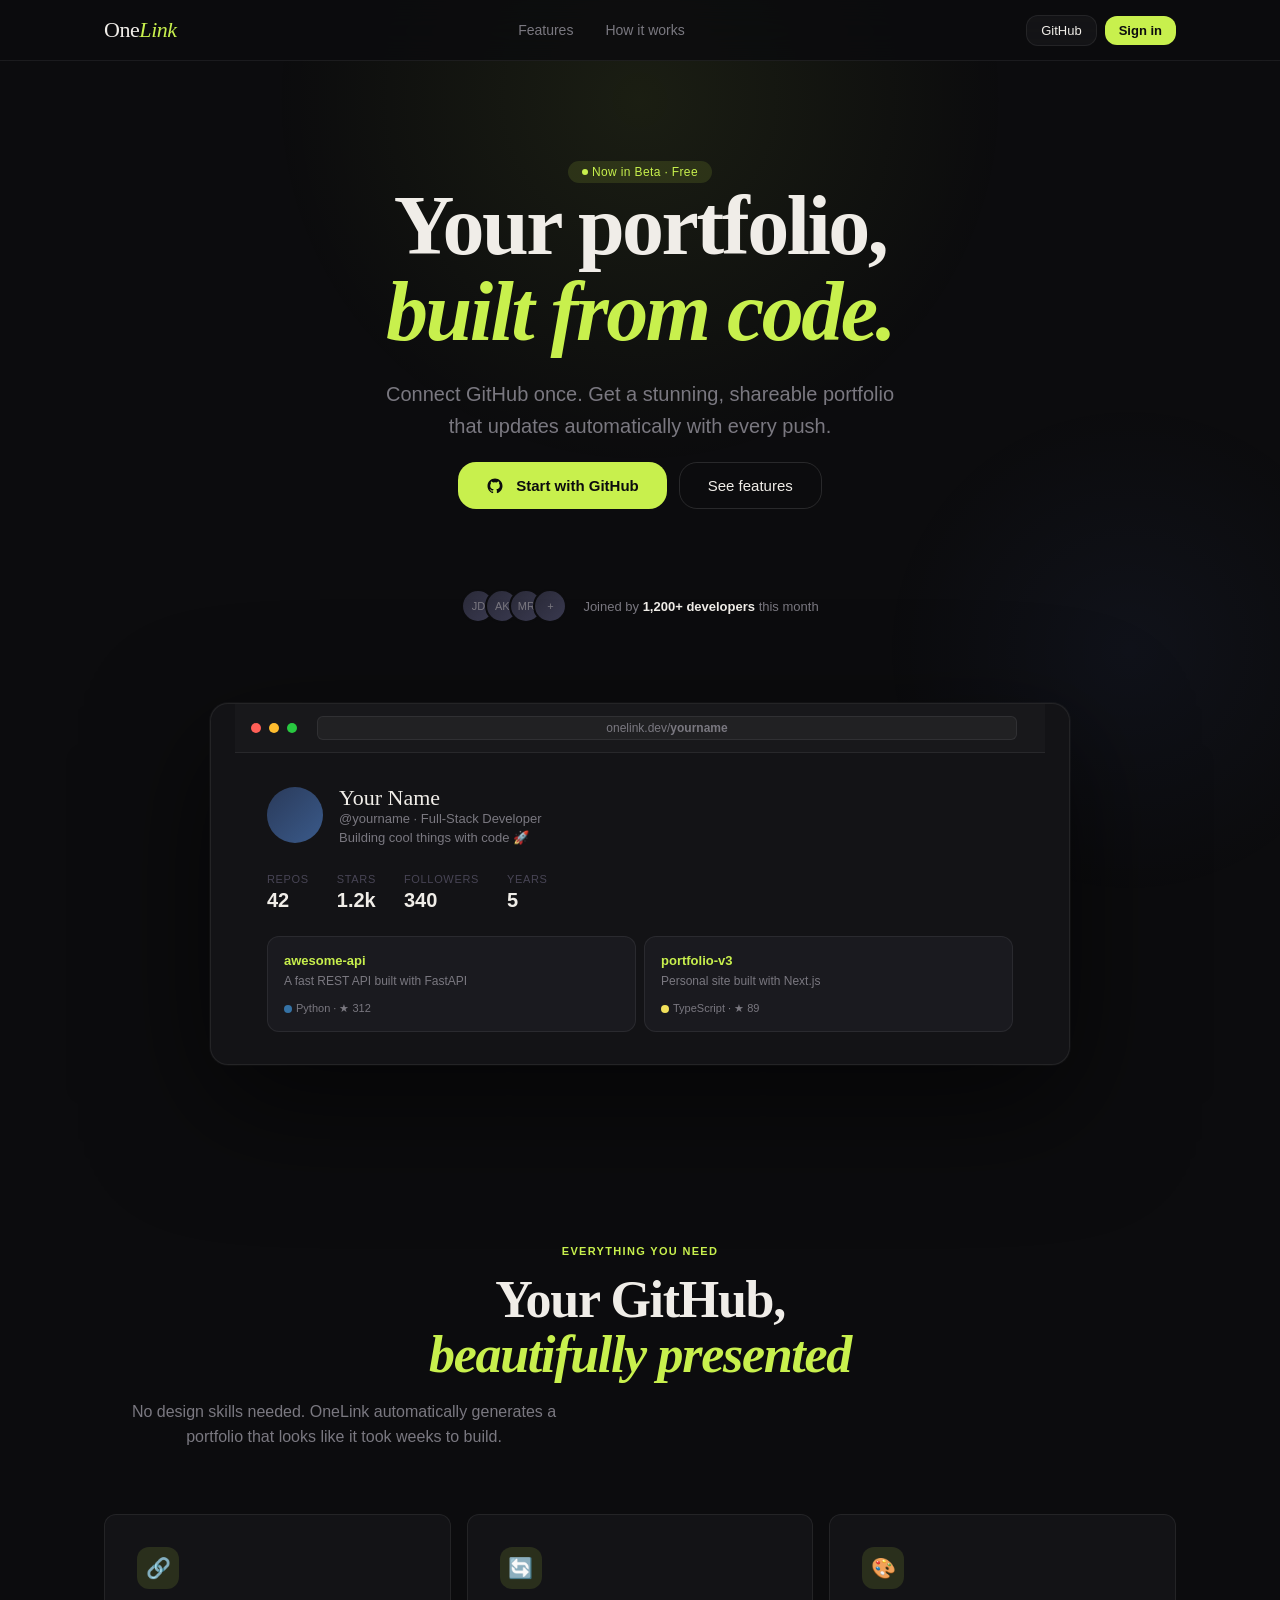
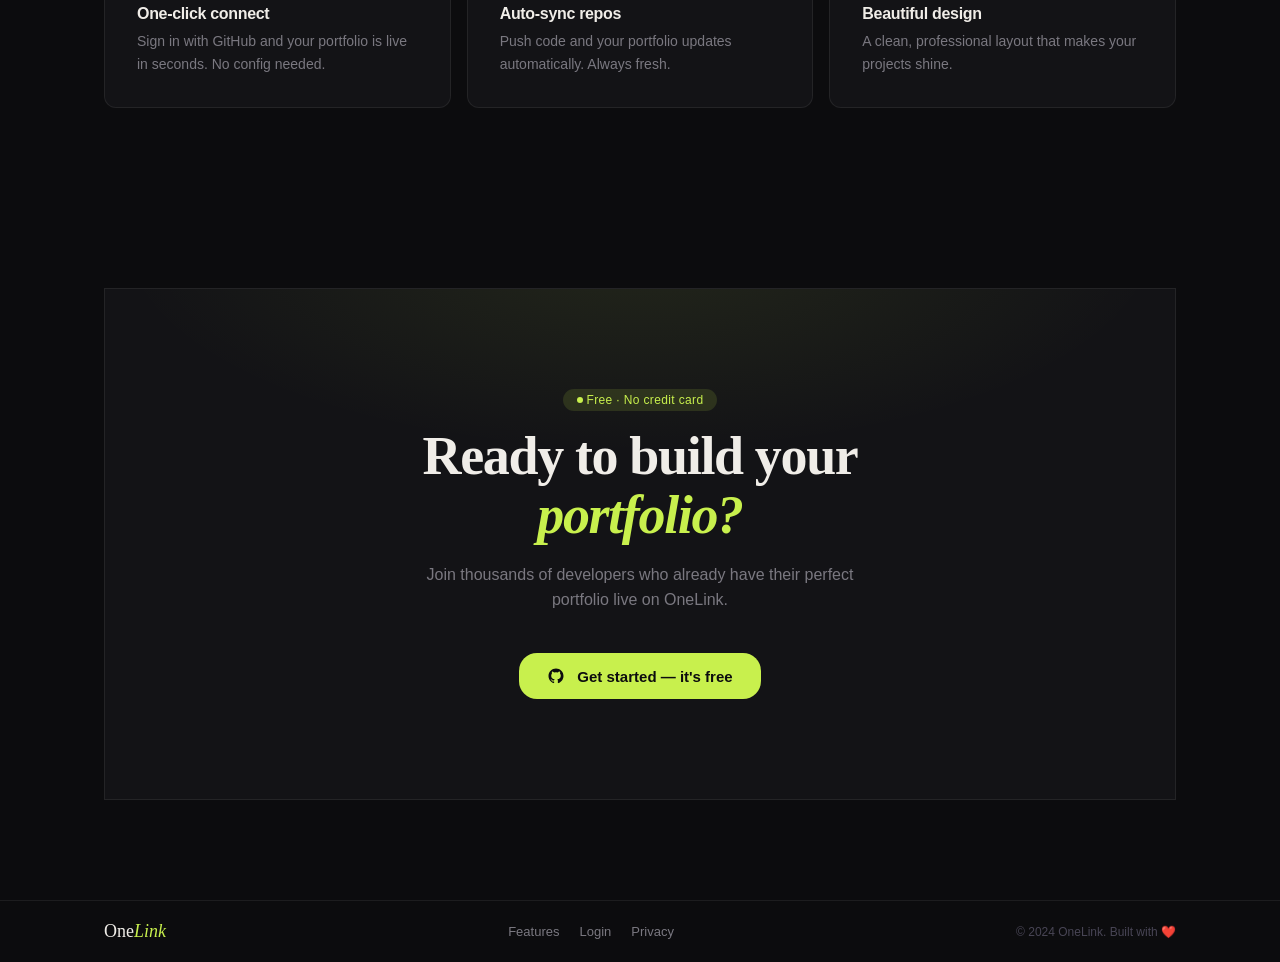
<file: FRONTEND/pages/landing.html>
<!DOCTYPE html>
<html lang="en">
<head>
  <meta charset="UTF-8" />
  <meta name="viewport" content="width=device-width, initial-scale=1.0" />
  <title>OneLink — Portfolio from GitHub</title>

  <!-- ── SHARED STYLES ── -->
  <link rel="stylesheet" href="../shared/tokens.css" />
  <link rel="stylesheet" href="../shared/reset.css" />
  <link rel="stylesheet" href="../shared/components.css" />
  <link rel="stylesheet" href="../shared/utilities.css" />
  <link rel="stylesheet" href="../shared/responsive.css" />

  <!-- ── PAGE-SPECIFIC STYLES ── -->
  <style>
    /* ────────────────────────────────────
       PAGE LAYOUT & HEADER
       ──────────────────────────────────── */
    header {
      position: sticky;
      top: 0;
      z-index: 100;
      background: rgba(12,12,14,0.82);
      backdrop-filter: blur(16px);
      border-bottom: 1px solid var(--border);
    }

    nav {
      display: flex;
      align-items: center;
      justify-content: space-between;
      height: 60px;
      max-width: var(--max-width);
      margin: 0 auto;
      padding: 0 var(--container-px);
    }

    .nav-logo {
      font-family: var(--font-serif);
      font-size: 22px;
      letter-spacing: -0.02em;
    }

    .nav-logo em {
      font-style: italic;
      color: var(--accent);
    }

    .nav-links {
      display: flex;
      align-items: center;
      gap: var(--space-sm);
      list-style: none;
    }

    .nav-links a {
      font-size: 14px;
      color: var(--muted);
      padding: var(--space-sm) var(--space-md);
      border-radius: var(--radius-sm);
      transition: color 0.15s, background 0.15s;
    }

    .nav-links a:hover {
      color: var(--text);
      background: rgba(255,255,255,0.05);
    }

    .nav-auth {
      display: flex;
      align-items: center;
      gap: var(--space-sm);
    }

    .hamburger {
      display: none;
      flex-direction: column;
      gap: 5px;
      background: none;
      border: none;
      padding: var(--space-sm);
    }

    .hamburger span {
      display: block;
      width: 22px;
      height: 2px;
      background: var(--text);
      border-radius: 2px;
      transition: all 0.25s;
    }

    /* ────────────────────────────────────
       BACKGROUND
       ──────────────────────────────────── */
    .bg-canvas {
      position: fixed;
      inset: 0;
      pointer-events: none;
      z-index: 0;
      overflow: hidden;
    }

    .bg-canvas::before {
      content: '';
      position: absolute;
      width: 800px;
      height: 800px;
      top: -300px;
      left: 50%;
      transform: translateX(-50%);
      background: radial-gradient(circle, rgba(200,240,77,0.08) 0%, transparent 65%);
      animation: glow 8s ease-in-out infinite alternate;
    }

    .bg-canvas::after {
      content: '';
      position: absolute;
      width: 500px;
      height: 500px;
      bottom: 0;
      right: -100px;
      background: radial-gradient(circle, rgba(100,140,255,0.05) 0%, transparent 70%);
    }

    @keyframes glow {
      from { opacity: 0.6; }
      to { opacity: 1; }
    }

    /* ────────────────────────────────────
       HERO SECTION
       ──────────────────────────────────── */
    .hero {
      padding:
 100px 0 80px;
      text-align: center;
      position: relative;
      z-index: 1;
    }

    .hero h1 {
      font-family: var(--font-serif);
      font-size: clamp(48px, 8vw, 84px);
      line-height: 1.02;
      letter-spacing: -0.03em;
      margin-bottom: var(--space-2xl);
    }

    .hero h1 em {
      font-style: italic;
      color: var(--accent);
    }

    .hero p {
      font-size: clamp(16px, 2.2vw, 20px);
      color: var(--muted);
      max-width: 520px;
      margin: 0 auto var(--space-xl);
      line-height: 1.6;
      font-weight: 300;
    }

    .hero-cta {
      display: flex;
      gap: var(--space-md);
      justify-content: center;
      flex-wrap: wrap;
      margin-bottom: var(--space-10xl);
    }

    .profile-strip {
      display: flex;
      align-items: center;
      justify-content: center;
      gap: 0;
      margin-top: var(--space-8xl);
    }

    .strip-avatars {
      display: flex;
    }

    .strip-avatars .av {
      width: 34px;
      height: 34px;
      border-radius: 50%;
      border: 2px solid var(--bg);
      background: linear-gradient(135deg, #2a2a38, #3a3a50);
      margin-left: -10px;
      font-size: 11px;
      display: flex;
      align-items: center;
      justify-content: center;
      color: var(--muted);
    }

    .strip-avatars .av:first-child {
      margin-left: 0;
    }

    .strip-text {
      margin-left: var(--space-lg);
      font-size: 13px;
      color: var(--muted);
    }

    .strip-text strong {
      color: var(--text);
    }

    /* ────────────────────────────────────
       PREVIEW SECTION
       ──────────────────────────────────── */
    .preview-frame {
      background: var(--surface);
      border: 1px solid var(--border);
      border-radius: var(--radius-lg);
      overflow: hidden;
      box-shadow: 0 40px 120px rgba(0,0,0,0.6), 0 0 0 1px rgba(255,255,255,0.04);
      margin: 0 auto var(--space-12xl);
      max-width: 860px;
      position: relative;
      z-index: 1;
    }

    .frame-bar {
      display: flex;
      align-items: center;
      gap: var(--space-sm);
      padding: var(--space-md) var(--space-lg);
      border-bottom: 1px solid var(--border);
      background: rgba(255,255,255,0.02);
    }

    .frame-dot {
      width: 10px;
      height: 10px;
      border-radius: 50%;
    }

    .d-red { background: #ff5f57; }
    .d-yellow { background: #febc2e; }
    .d-green { background: #28c840; }

    .frame-url {
      flex: 1;
      margin: 0 var(--space-md);
      background: rgba(255,255,255,0.04);
      border: 1px solid var(--border);
      border-radius: var(--radius-sm);
      padding: var(--space-xs) var(--space-md);
      font-size: 12px;
      color: var(--muted);
      text-align: center;
    }

    .frame-body {
      padding: var(--space-4xl);
    }

    /* Portfolio mock */
    .mock-header {
      display: flex;
      align-items: center;
      gap: var(--space-lg);
      margin-bottom: var(--space-3xl);
    }

    .mock-avatar {
      width: 56px;
      height: 56px;
      border-radius: 50%;
      background: linear-gradient(135deg, #2a3a5a, #3a5a8a);
      flex-shrink: 0;
    }

    .mock-name {
      font-family: var(--font-serif);
      font-size: 22px;
    }

    .mock-handle {
      font-size: 13px;
      color: var(--muted);
    }

    .mock-bio {
      font-size: 13px;
      color: var(--muted);
      margin-top: var(--space-xs);
    }

    .mock-stats {
      display: flex;
      gap: var(--space-3xl);
      margin-bottom: var(--space-2xl);
    }

    .mock-stat label {
      display: block;
      font-size: 11px;
      color: var(--muted2);
      text-transform: uppercase;
      letter-spacing: 0.06em;
      margin-bottom: var(--space-xs);
    }

    .mock-stat span {
      font-size: 20px;
      font-weight: 600;
    }

    .mock-repos {
      display: grid;
      grid-template-columns: 1fr 1fr;
      gap: var(--space-sm);
    }

    .mock-repo {
      background: var(--surface2);
      border: 1px solid var(--border);
      border-radius: var(--radius);
      padding: var(--space-lg);
    }

    .mock-repo-name {
      font-size: 13px;
      font-weight: 600;
      margin-bottom: var(--space-xs);
      color: var(--accent);
    }

    .mock-repo-desc {
      font-size: 12px;
      color: var(--muted);
      line-height: 1.5;
    }

    .mock-repo-lang {
      display: flex;
      align-items: center;
      gap: var(--space-xs);
      margin-top: var(--space-md);
      font-size: 11px;
      color: var(--muted);
    }

    .lang-dot {
      width: 8px;
      height: 8px;
      border-radius: 50%;
    }

    /* ────────────────────────────────────
       SECTIONS
       ──────────────────────────────────── */
    section {
      position: relative;
      z-index: 1;
    }

    .section-label {
      font-size: 11px;
      font-weight: 600;
      letter-spacing: 0.12em;
      text-transform: uppercase;
      color: var(--accent);
      margin-bottom: var(--space-lg);
    }

    .section-title {
      font-family: var(--font-serif);
      font-size: clamp(32px, 5vw, 52px);
      line-height: 1.05;
      letter-spacing: -0.025em;
      margin-bottom: var(--space-lg);
    }

    .section-title em {
      font-style: italic;
      color: var(--accent);
    }

    .section-sub {
      font-size: 16px;
      color: var(--muted);
      max-width: 480px;
      line-height: 1.6;
      font-weight: 300;
    }

    /* ────────────────────────────────────
       FEATURES GRID
       ──────────────────────────────────── */
    .features {
      padding: var(--space-10xl) 0;
    }

    .features-header {
      text-align: center;
      margin-bottom: var(--space-8xl);
    }

    .feat-grid {
      display: grid;
      grid-template-columns: repeat(3, 1fr);
      gap: var(--space-lg);
    }

    .feat-card {
      background: var(--surface);
      border: 1px solid var(--border);
      border-radius: var(--radius);
      padding: var(--space-4xl);
      transition: border-color 0.2s, transform 0.2s, box-shadow 0.2s;
    }

    .feat-card:hover {
      border-color: var(--border2);
      transform: translateY(-3px);
      box-shadow: 0 12px 40px rgba(0,0,0,0.3);
    }

    .feat-icon {
      width: 42px;
      height: 42px;
      border-radius: var(--radius);
      background: var(--accent-dim);
      border: 1px solid var(--accent-mid);
      display: flex;
      align-items: center;
      justify-content: center;
      font-size: 20px;
      margin-bottom: var(--space-lg);
    }

    .feat-card h3 {
      font-size: 16px;
      font-weight: 600;
      margin-bottom: var(--space-sm);
    }

    .feat-card p {
      font-size: 14px;
      color: var(--muted);
      line-height: 1.6;
    }

    /* ────────────────────────────────────
       CTA & FOOTER
       ──────────────────────────────────── */
    .cta-section {
      padding: var(--space-12xl) 0;
    }

    .cta-card {
      background: var(--surface);
      border: 1px solid var(--border);
      border-radius: var(--radius-2xl);
      padding: var(--space-12xl);
      text-align: center;
      position: relative;
      overflow: hidden;
    }

    .cta-card::before {
      content: '';
      position: absolute;
      inset: 0;
      background: radial-gradient(ellipse 70% 60% at 50% -10%, rgba(200,240,77,0.09), transparent 70%);
      pointer-events: none;
    }

    .cta-card h2 {
      font-family: var(--font-serif);
      font-size: clamp(32px, 5vw, 54px);
      letter-spacing: -0.025em;
      margin-bottom: var(--space-lg);
      position: relative;
      z-index: 1;
    }

    .cta-card h2 em {
      font-style: italic;
      color: var(--accent);
    }

    .cta-card p {
      font-size: 16px;
      color: var(--muted);
      max-width: 440px;
      margin: 0 auto var(--space-5xl);
      line-height: 1.6;
      position: relative;
      z-index: 1;
    }

    .cta-btns {
      display: flex;
      gap: var(--space-md);
      justify-content: center;
      flex-wrap: wrap;
      position: relative;
      z-index: 1;
    }

    footer {
      border-top: 1px solid var(--border);
      padding: var(--space-xl) 0;
      position: relative;
      z-index: 1;
    }

    .footer-inner {
      max-width: var(--max-width);
      margin: 0 auto;
      padding: 0 var(--container-px);
      display: flex;
      align-items: center;
      justify-content: space-between;
      gap: var(--space-3xl);
      flex-wrap: wrap;
    }

    .footer-logo {
      font-family: var(--font-serif);
      font-size: 18px;
    }

    .footer-logo em {
      font-style: italic;
      color: var(--accent);
    }

    .footer-links {
      display: flex;
      gap: var(--space-xl);
    }

    .footer-links a {
      font-size: 13px;
      color: var(--muted);
      transition: color 0.15s;
    }

    .footer-links a:hover {
      color: var(--text);
    }

    .footer-copy {
      font-size: 12px;
      color: var(--muted2);
    }

    /* ────────────────────────────────────
       MOBILE NAV DRAWER
       ──────────────────────────────────── */
    .mobile-nav {
      display: none;
      position: fixed;
      inset: 0;
      z-index: 200;
      background: rgba(0,0,0,0.7);
      backdrop-filter: blur(6px);
    }

    .mobile-nav.open {
      display: flex;
    }

    .mobile-drawer {
      background: var(--surface);
      width: 280px;
      height: 100%;
      border-right: 1px solid var(--border);
      padding: var(--space-3xl);
      display: flex;
      flex-direction: column;
      gap: var(--space-sm);
      animation: slideIn 0.25s ease;
    }

    @keyframes slideIn {
      from { transform: translateX(-100%); }
      to { transform: none; }
    }

    .mobile-drawer a,
    .mobile-drawer button {
      display: block;
      padding: var(--space-lg);
      border-radius: var(--radius);
      font-size: 15px;
      color: var(--text);
      background: none;
      border: none;
      text-align: left;
      width: 100%;
      transition: background 0.15s;
    }

    .mobile-drawer a:hover,
    .mobile-drawer button:hover {
      background: rgba(255,255,255,0.05);
    }

    .drawer-close {
      align-self: flex-end;
      margin-bottom: var(--space-lg);
      background: none;
      border: none;
      color: var(--muted);
      font-size: 22px;
      cursor: pointer;
    }

    /* Responsive */
    @media (max-width: 900px) {
      .feat-grid {
        grid-template-columns: 1fr 1fr;
      }

      .mock-repos {
        grid-template-columns: 1fr;
      }
    }

    @media (max-width: 640px) {
      .nav-links, .nav-auth {
        display: none;
      }

      .hamburger {
        display: flex;
      }

      .feat-grid {
        grid-template-columns: 1fr;
      }

      .cta-card {
        padding: var(--space-xl) var(--space-lg);
      }

      .footer-inner {
        flex-direction: column;
        align-items: flex-start;
      }

      .hero {
        padding: 60px 0 48px;
      }

      .hero-cta {
        flex-direction: column-reverse;
      }

      .hero-cta .btn {
        width: 100%;
      }
    }
  </style>
</head>
<body>
  <!-- Background -->
  <div class="bg-canvas"></div>

  <!-- Header -->
  <header>
    <nav>
      <a href="/" class="nav-logo">One<em>Link</em></a>

      <ul class="nav-links" id="navLinks">
        <li><a href="#features">Features</a></li>
        <li><a href="#how">How it works</a></li>
      </ul>

      <div class="nav-auth" id="navAuth">
        <!-- Injected by JS -->
      </div>

      <button class="hamburger" id="hamburgerBtn" aria-label="Open menu">
        <span></span><span></span><span></span>
      </button>
    </nav>
  </header>

  <!-- Mobile drawer -->
  <div class="mobile-nav" id="mobileNav">
    <div class="mobile-drawer">
      <button class="drawer-close" id="drawerClose">✕</button>
      <a href="#features" onclick="closeMobileNav()">Features</a>
      <hr style="border-color: var(--border); margin: 8px 0" />
      <div id="mobileAuthLinks"></div>
    </div>
  </div>

  <!-- Hero section -->
  <section class="hero">
    <div class="container">
      <div class="badge mb-2xl reveal">
        <span class="badge-dot"></span>
        Now in Beta · Free
      </div>
      <h1 class="reveal reveal-delay-1">Your portfolio,<br/><em>built from code.</em></h1>
      <p class="reveal reveal-delay-2">Connect GitHub once. Get a stunning, shareable portfolio that updates automatically with every push.</p>

      <div class="hero-cta reveal reveal-delay-3">
        <button class="btn btn-primary btn-lg" onclick="handleLogin('github')">
          <svg width="18" height="18" viewBox="0 0 24 24" fill="currentColor">
            <path d="M12 2C6.477 2 2 6.477 2 12c0 4.418 2.865 8.166 6.839 9.489.5.092.682-.217.682-.482 0-.237-.009-.868-.013-1.703-2.782.604-3.369-1.342-3.369-1.342-.454-1.155-1.11-1.463-1.11-1.463-.908-.62.069-.608.069-.608 1.003.07 1.531 1.03 1.531 1.03.892 1.529 2.341 1.088 2.91.832.092-.647.35-1.088.636-1.338-2.22-.253-4.555-1.11-4.555-4.943 0-1.091.39-1.984 1.029-2.683-.103-.253-.446-1.27.098-2.647 0 0 .84-.269 2.75 1.025A9.564 9.564 0 0 1 12 6.844a9.59 9.59 0 0 1 2.504.337c1.909-1.294 2.747-1.025 2.747-1.025.546 1.377.202 2.394.1 2.647.64.699 1.028 1.592 1.028 2.683 0 3.842-2.339 4.687-4.566 4.935.359.309.678.919.678 1.852 0 1.336-.012 2.415-.012 2.743 0 .267.18.578.688.48C19.138 20.163 22 16.418 22 12c0-5.523-4.477-10-10-10z"/>
          </svg>
          Start with GitHub
        </button>
        <a href="#features" class="btn btn-outline btn-lg">See features</a>
      </div>

      <div class="profile-strip reveal reveal-delay-4">
        <div class="strip-avatars">
          <div class="av">JD</div>
          <div class="av">AK</div>
          <div class="av">MR</div>
          <div class="av">+</div>
        </div>
        <div class="strip-text">Joined by <strong>1,200+ developers</strong> this month</div>
      </div>
    </div>
  </section>

  <!-- Preview -->
  <div class="preview-frame reveal container">
    <div class="frame-bar">
      <div class="frame-dot d-red"></div>
      <div class="frame-dot d-yellow"></div>
      <div class="frame-dot d-green"></div>
      <div class="frame-url">onelink.dev/<strong id="previewUsername">yourname</strong></div>
    </div>
    <div class="frame-body">
      <div class="mock-header">
        <div class="mock-avatar"></div>
        <div>
          <div class="mock-name" id="mockName">Your Name</div>
          <div class="mock-handle" id="mockHandle">@yourname · Full-Stack Developer</div>
          <div class="mock-bio">Building cool things with code 🚀</div>
        </div>
      </div>
      <div class="mock-stats">
        <div class="mock-stat"><label>Repos</label><span>42</span></div>
        <div class="mock-stat"><label>Stars</label><span>1.2k</span></div>
        <div class="mock-stat"><label>Followers</label><span>340</span></div>
        <div class="mock-stat"><label>Years</label><span>5</span></div>
      </div>
      <div class="mock-repos">
        <div class="mock-repo">
          <div class="mock-repo-name">awesome-api</div>
          <div class="mock-repo-desc">A fast REST API built with FastAPI</div>
          <div class="mock-repo-lang"><span class="lang-dot" style="background:#3572A5"></span>Python · ★ 312</div>
        </div>
        <div class="mock-repo">
          <div class="mock-repo-name">portfolio-v3</div>
          <div class="mock-repo-desc">Personal site built with Next.js</div>
          <div class="mock-repo-lang"><span class="lang-dot" style="background:#f1e05a"></span>TypeScript · ★ 89</div>
        </div>
      </div>
    </div>
  </div>

  <!-- Features section -->
  <section class="features" id="features">
    <div class="container">
      <div class="features-header">
        <div class="section-label reveal">Everything you need</div>
        <h2 class="section-title reveal reveal-delay-1">Your GitHub,<br/><em>beautifully presented</em></h2>
        <p class="section-sub reveal reveal-delay-2">No design skills needed. OneLink automatically generates a portfolio that looks like it took weeks to build.</p>
      </div>

      <div class="feat-grid">
        <div class="feat-card reveal">
          <div class="feat-icon">🔗</div>
          <h3>One-click connect</h3>
          <p>Sign in with GitHub and your portfolio is live in seconds. No config needed.</p>
        </div>
        <div class="feat-card reveal reveal-delay-1">
          <div class="feat-icon">🔄</div>
          <h3>Auto-sync repos</h3>
          <p>Push code and your portfolio updates automatically. Always fresh.</p>
        </div>
        <div class="feat-card reveal reveal-delay-2">
          <div class="feat-icon">🎨</div>
          <h3>Beautiful design</h3>
          <p>A clean, professional layout that makes your projects shine.</p>
        </div>
      </div>
    </div>
  </section>

  <!-- CTA section -->
  <section class="cta-section">
    <div class="container">
      <div class="cta-card reveal">
        <div class="badge mb-lg" style="justify-content: center; margin-bottom: var(--space-lg);">
          <span class="badge-dot"></span>Free · No credit card
        </div>
        <h2>Ready to build your<br/><em>portfolio?</em></h2>
        <p>Join thousands of developers who already have their perfect portfolio live on OneLink.</p>
        <div class="cta-btns">
          <button class="btn btn-primary btn-lg" onclick="handleLogin('github')">
            <svg width="18" height="18" viewBox="0 0 24 24" fill="currentColor">
              <path d="M12 2C6.477 2 2 6.477 2 12c0 4.418 2.865 8.166 6.839 9.489.5.092.682-.217.682-.482 0-.237-.009-.868-.013-1.703-2.782.604-3.369-1.342-3.369-1.342-.454-1.155-1.11-1.463-1.11-1.463-.908-.62.069-.608.069-.608 1.003.07 1.531 1.03 1.531 1.03.892 1.529 2.341 1.088 2.91.832.092-.647.35-1.088.636-1.338-2.22-.253-4.555-1.11-4.555-4.943 0-1.091.39-1.984 1.029-2.683-.103-.253-.446-1.27.098-2.647 0 0 .84-.269 2.75 1.025A9.564 9.564 0 0 1 12 6.844a9.59 9.59 0 0 1 2.504.337c1.909-1.294 2.747-1.025 2.747-1.025.546 1.377.202 2.394.1 2.647.64.699 1.028 1.592 1.028 2.683 0 3.842-2.339 4.687-4.566 4.935.359.309.678.919.678 1.852 0 1.336-.012 2.415-.012 2.743 0 .267.18.578.688.48C19.138 20.163 22 16.418 22 12c0-5.523-4.477-10-10-10z"/>
            </svg>
            Get started — it's free
          </button>
        </div>
      </div>
    </div>
  </section>

  <!-- Footer -->
  <footer>
    <div class="footer-inner">
      <span class="footer-logo">One<em>Link</em></span>
      <div class="footer-links">
        <a href="#features">Features</a>
        <a href="./auth/sign-in.html">Login</a>
        <a href="#">Privacy</a>
      </div>
      <span class="footer-copy">© 2024 OneLink. Built with ❤️</span>
    </div>
  </footer>

  <!-- Shared utility scripts -->
  <script src="../shared/runtime-config.js"></script>
  <script src="../shared/utils.js"></script>

  <!-- Page-specific scripts -->
  <script>
    // Handle login
    function handleLogin(provider) {
      if (provider === 'github') {
        window.location.href = `${API_URL}/auth/login`;
      } else {
        UI.showToast('Google auth is not configured yet');
      }
    }

    // Mobile nav
    DOM.on(DOM.byId('hamburgerBtn'), 'click', () => {
      DOM.byId('mobileNav').classList.add('open');
    });
    DOM.on(DOM.byId('drawerClose'), 'click', closeMobileNav);
    DOM.on(DOM.byId('mobileNav'), 'click', (e) => {
      if (e.target === e.currentTarget) closeMobileNav();
    });

    function closeMobileNav() {
      DOM.byId('mobileNav').classList.remove('open');
    }

    async function hydrateUserProfile() {
      if (!Auth.isAuthenticated()) return;

      try {
        const profile = await API.get('/users/me');
        if (profile) {
          Auth.setUser(profile);
        }
      } catch (error) {
        console.warn('Unable to refresh profile from backend:', error);
      }
    }

    // Render nav based on auth state
    function renderNav() {
      const navAuth = DOM.byId('navAuth');
      const mobileAuth = DOM.byId('mobileAuthLinks');
      const user = Auth.getUser();
      const isAuth = Auth.isAuthenticated();

      if (isAuth && user) {
        navAuth.innerHTML = `
          <a href="./dashboard.html" class="avatar-chip">
            <span>${user.portfolio_username || user.github_username}</span>
          </a>
          <button class="btn btn-ghost btn-sm" onclick="handleLogout()">Logout</button>
        `;
        mobileAuth.innerHTML = `
          <a href="./dashboard.html">Dashboard</a>
          <button onclick="handleLogout()">Logout</button>
        `;
      } else {
        navAuth.innerHTML = `
          <button class="btn btn-ghost btn-sm" onclick="handleLogin('github')">GitHub</button>
          <button class="btn btn-primary btn-sm" onclick="handleLogin('github')">Sign in</button>
        `;
        mobileAuth.innerHTML = `
          <button onclick="handleLogin('github')">Login with GitHub</button>
        `;
      }
    }

    function handleLogout() {
      Auth.logout();
    }

    // Init reveal animations
    window.addEventListener('load', async () => {
      Observer.initReveal();
      await hydrateUserProfile();
      renderNav();
    });
  </script>
</body>
</html>
</file>
<file: FRONTEND/shared/tokens.css>
/* ─────────────────────────────────────────
   DESIGN TOKENS & CSS VARIABLES
   ───────────────────────────────────────── */

:root {
  /* Colors */
  --bg:        #0c0c0e;
  --surface:   #131316;
  --surface2:  #1a1a1f;
  --surface3:  #202028;
  --border:    rgba(255,255,255,0.07);
  --border2:   rgba(255,255,255,0.12);
  --border3:   rgba(255,255,255,0.13);
  --text:      #f0ede8;
  --muted:     #7a7880;
  --muted2:    #484555;
  --muted3:    #555260;
  
  /* Semantic Colors */
  --accent:     #c8f04d;
  --accent-d:   rgba(200,240,77,0.10);
  --accent-m:   rgba(200,240,77,0.22);
  --accent-dim: rgba(200,240,77,0.12);
  
  --blue:       #6c8eff;
  --blue-dim:   rgba(108,142,255,0.08);
  --blue-mid:   rgba(108,142,255,0.2);
  
  --red:        #f87171;
  --red-dim:    rgba(248,113,113,0.08);
  --red-mid:    rgba(248,113,113,0.2);
  
  --green:      #4ade80;
  --green-dim:  rgba(74,222,128,0.10);
  --green-mid:  rgba(74,222,128,0.2);
  
  --orange:     #fb923c;
  --orange-dim: rgba(251,146,60,0.10);
  --orange-mid: rgba(251,146,60,0.2);
  
  /* Spacing */
  --space-xs: 4px;
  --space-sm: 8px;
  --space-md: 12px;
  --space-lg: 16px;
  --space-xl: 20px;
  --space-2xl: 24px;
  --space-3xl: 28px;
  --space-4xl: 32px;
  --space-5xl: 40px;
  --space-6xl: 48px;
  --space-8xl: 64px;
  --space-10xl: 80px;
  --space-12xl: 100px;
  
  /* Border Radius */
  --radius-sm: 6px;
  --radius: 12px;
  --radius-md: 14px;
  --radius-lg: 18px;
  --radius-xl: 22px;
  --radius-pill: 99px;
  
  /* Layout */
  --sidebar-width: 240px;
  --max-width: 1120px;
  --container-px: 24px;
  
  /* Typography */
  --font-family: 'DM Sans', sans-serif;
  --font-serif: 'Instrument Serif', serif;
}

/* Font imports */
@import url('https://fonts.googleapis.com/css2?family=Instrument+Serif:ital@0;1&family=DM+Sans:opsz,wght@9..40,300;9..40,400;9..40,500;9..40,600&display=swap');
</file>
<file: FRONTEND/shared/components.css>
/* ─────────────────────────────────────────
   REUSABLE COMPONENTS
   ───────────────────────────────────────── */

/* ── BUTTONS ── */
.btn {
  display: inline-flex;
  align-items: center;
  justify-content: center;
  gap: var(--space-md);
  padding: 10px 20px;
  border-radius: var(--radius);
  font-family: var(--font-family);
  font-size: 14px;
  font-weight: 500;
  border: none;
  cursor: pointer;
  transition: all 0.18s ease;
  position: relative;
  overflow: hidden;
}

.btn::after {
  content: '';
  position: absolute;
  inset: 0;
  background: linear-gradient(135deg, rgba(255,255,255,0.04), transparent);
  opacity: 0;
  transition: opacity 0.18s;
}

.btn:hover::after {
  opacity: 1;
}

.buf-active {
  transform: translateY(-1px);
  box-shadow: 0 8px 24px rgba(0,0,0,0.35);
}

/* Primary Button */
.btn-primary {
  background: var(--accent);
  color: var(--bg);
  font-weight: 600;
}

.btn-primary:hover {
  background: #d4f560;
  transform: translateY(-1px);
  box-shadow: 0 6px 20px rgba(200,240,77,0.25);
}

.btn-primary:active {
  transform: none;
  box-shadow: none;
}

/* Outline Button */
.btn-outline {
  background: transparent;
  color: var(--text);
  border: 1px solid var(--border2);
}

.btn-outline:hover {
  background: rgba(255,255,255,0.05);
  border-color: rgba(255,255,255,0.2);
}

/* Ghost Button */
.btn-ghost {
  background: rgba(255,255,255,0.04);
  color: var(--text);
  border: 1px solid var(--border);
}

.btn-ghost:hover {
  background: rgba(255,255,255,0.08);
  border-color: rgba(255,255,255,0.14);
}

/* Danger Button */
.btn-danger {
  background: var(--red-dim);
  color: var(--red);
  border: 1px solid var(--red-mid);
}

.btn-danger:hover {
  background: rgba(248,113,113,0.2);
}

/* Button sizes */
.btn-sm {
  padding: 7px 14px;
  font-size: 13px;
}

.btn-lg {
  padding: 14px 28px;
  font-size: 15px;
  border-radius: var(--radius-lg);
}

.btn-icon {
  padding: 7px;
  border-radius: var(--radius-sm);
}

/* ── BADGE ── */
.badge {
  display: inline-flex;
  align-items: center;
  gap: var(--space-xs);
  background: var(--accent-dim);
  border: 1px solid var(--accent-mid);
  border-radius: var(--radius-pill);
  padding: 4px 14px;
  font-size: 12px;
  font-weight: 500;
  letter-spacing: 0.03em;
  color: var(--accent);
}

.badge-dot {
  width: 6px;
  height: 6px;
  border-radius: 50%;
  background: var(--accent);
  animation: blink 1.8s ease-in-out infinite;
}

/* ── PILL / TAG ── */
.pill {
  display: inline-flex;
  align-items: center;
  gap: var(--space-xs);
  padding: 3px 10px;
  border-radius: var(--radius-pill);
  font-size: 11px;
  font-weight: 500;
  border: 1px solid;
}

.pill-green {
  background: var(--green-dim);
  color: var(--green);
  border-color: var(--green-mid);
}

.pill-blue {
  background: var(--blue-dim);
  color: var(--blue);
  border-color: var(--blue-mid);
}

.pill-orange {
  background: var(--orange-dim);
  color: var(--orange);
  border-color: var(--orange-mid);
}

.pill-accent {
  background: var(--accent-dim);
  color: var(--accent);
  border-color: var(--accent-mid);
}

.pill-red {
  background: var(--red-dim);
  color: var(--red);
  border-color: var(--red-mid);
}

.pill-dot {
  width: 5px;
  height: 5px;
  border-radius: 50%;
  background: currentColor;
}

/* ── CARD ── */
.card {
  background: var(--surface);
  border: 1px solid var(--border);
  border-radius: var(--radius);
  overflow: hidden;
  transition: border-color 0.2s;
}

.card:hover {
  border-color: var(--border2);
}

.card-header {
  display: flex;
  align-items: center;
  justify-content: space-between;
  padding: 16px 20px;
  border-bottom: 1px solid var(--border);
  gap: var(--space-lg);
}

.card-title {
  font-size: 14px;
  font-weight: 600;
}

.card-body {
  padding: 20px;
}

/* ── SPINNER ── */
.spinner {
  width: 36px;
  height: 36px;
  border: 2.5px solid rgba(200,240,77,0.15);
  border-top-color: var(--accent);
  border-radius: 50%;
  animation: spin 0.75s linear infinite;
}

.spinner-sm {
  width: 16px;
  height: 16px;
  border: 2px solid rgba(108,142,255,0.3);
  border-top-color: var(--blue);
}

/* ── DIVIDER ── */
.divider {
  display: flex;
  align-items: center;
  gap: var(--space-md);
  color: var(--muted);
  font-size: 11px;
  letter-spacing: 0.08em;
  text-transform: uppercase;
  margin: var(--space-lg) 0;
}

.divider::before,
.divider::after {
  content: '';
  flex: 1;
  height: 1px;
  background: var(--border);
}

/* ── TOOLTIP ── */
.tooltip {
  position: relative;
}

.tooltip-text {
  visibility: hidden;
  background-color: var(--surface2);
  color: var(--text);
  text-align: center;
  border-radius: var(--radius-sm);
  padding: 6px 10px;
  position: absolute;
  z-index: 1;
  bottom: 125%;
  left: 50%;
  transform: translateX(-50%);
  font-size: 12px;
  white-space: nowrap;
  border: 1px solid var(--border);
  opacity: 0;
  transition: opacity 0.15s;
}

.tooltip:hover .tooltip-text {
  visibility: visible;
  opacity: 1;
}

/* ── PROGRESS BAR ── */
.progress-wrap {
  margin-bottom: var(--space-lg);
}

.progress-label {
  display: flex;
  justify-content: space-between;
  font-size: 12px;
  color: var(--muted);
  margin-bottom: var(--space-sm);
}

.progress-track {
  height: 4px;
  background: var(--surface2);
  border-radius: var(--radius-pill);
  overflow: hidden;
}

.progress-fill {
  height: 100%;
  border-radius: var(--radius-pill);
  background: var(--accent);
  transition: width 0.8s ease;
}

.progress-fill.blue {
  background: var(--blue);
}

.progress-fill.orange {
  background: var(--orange);
}

.progress-fill.green {
  background: var(--green);
}

/* ── FORM ELEMENTS ── */
.form-group {
  margin-bottom: var(--space-lg);
}

.form-label {
  display: block;
  font-size: 12px;
  color: var(--muted);
  margin-bottom: var(--space-sm);
  font-weight: 500;
}

.form-input {
  width: 100%;
  padding: 10px 12px;
  background: var(--surface2);
  border: 1px solid var(--border);
  border-radius: var(--radius-sm);
  font-family: var(--font-family);
  font-size: 13px;
  color: var(--text);
  outline: none;
  transition: border-color 0.15s;
}

.form-input:focus {
  border-color: rgba(200,240,77,0.4);
}

.form-input::placeholder {
  color: var(--muted2);
}

textarea.form-input {
  resize: vertical;
  min-height: 100px;
}

/* ── TOAST / NOTIFICATION ── */
.toast {
  position: fixed;
  bottom: 24px;
  right: 24px;
  z-index: 999;
  background: var(--surface2);
  border: 1px solid var(--border2);
  border-radius: var(--radius);
  padding: 12px 18px;
  font-size: 13px;
  color: var(--text);
  display: flex;
  align-items: center;
  gap: var(--space-sm);
  box-shadow: 0 12px 40px rgba(0,0,0,0.5);
  transform: translateY(16px);
  opacity: 0;
  transition: all 0.3s cubic-bezier(0.22, 1, 0.36, 1);
  pointer-events: none;
}

.toast.show {
  transform: none;
  opacity: 1;
  pointer-events: auto;
}

.toast-icon {
  font-size: 18px;
  flex-shrink: 0;
}

/* ── LOADING ANIMATION ── */
.skeleton {
  background: linear-gradient(
    90deg,
    var(--surface2) 25%,
    var(--surface3) 50%,
    var(--surface2) 75%
  );
  background-size: 200% 100%;
  animation: shimmer 2s infinite;
  border-radius: var(--radius-sm);
}

@keyframes shimmer {
  0% {
    background-position: 200% 0;
  }
  100% {
    background-position: -200% 0;
  }
}

/* ── MODAL ── */
.modal-overlay {
  position: fixed;
  inset: 0;
  z-index: 200;
  background: rgba(0,0,0,0.6);
  backdrop-filter: blur(6px);
  display: none;
  align-items: center;
  justify-content: center;
  padding: var(--space-3xl);
}

.modal-overlay.open {
  display: flex;
}

.modal {
  background: var(--surface);
  border: 1px solid var(--border2);
  border-radius: var(--radius-lg);
  padding: var(--space-4xl);
  width: 100%;
  max-width: 460px;
  animation: pop 0.25s cubic-bezier(0.22, 1, 0.36, 1);
}

@keyframes pop {
  from {
    opacity: 0;
    transform: scale(0.95);
  }
  to {
    opacity: 1;
    transform: none;
  }
}

.modal-title {
  font-size: 18px;
  font-weight: 600;
  margin-bottom: var(--space-sm);
}

.modal-sub {
  font-size: 13px;
  color: var(--muted);
  margin-bottom: var(--space-xl);
}

.modal-footer {
  display: flex;
  gap: var(--space-sm);
  justify-content: flex-end;
  margin-top: var(--space-xl);
}
</file>
<file: FRONTEND/shared/utilities.css>
/* ─────────────────────────────────────────
   LAYOUT & UTILITY CLASSES
   ───────────────────────────────────────── */

/* ── DISPLAY ── */
.flex {
  display: flex;
}

.flex-col {
  flex-direction: column;
}

.flex-center {
  display: flex;
  align-items: center;
  justify-content: center;
}

.flex-between {
  display: flex;
  align-items: center;
  justify-content: space-between;
}

.gap-xs { gap: var(--space-xs); }
.gap-sm { gap: var(--space-sm); }
.gap-md { gap: var(--space-md); }
.gap-lg { gap: var(--space-lg); }
.gap-xl { gap: var(--space-xl); }

.grid {
  display: grid;
}

.grid-2 {
  display: grid;
  grid-template-columns: 1fr 1fr;
  gap: var(--space-lg);
}

.grid-3 {
  display: grid;
  grid-template-columns: repeat(3, 1fr);
  gap: var(--space-lg);
}

.grid-4 {
  display: grid;
  grid-template-columns: repeat(4, 1fr);
  gap: var(--space-lg);
}

/* ── SPACING ── */
.p-xs  { padding: var(--space-xs); }
.p-sm  { padding: var(--space-sm); }
.p-md  { padding: var(--space-md); }
.p-lg  { padding: var(--space-lg); }
.p-xl  { padding: var(--space-xl); }
.p-2xl { padding: var(--space-2xl); }

.px-xs  { padding-left: var(--space-xs); padding-right: var(--space-xs); }
.px-sm  { padding-left: var(--space-sm); padding-right: var(--space-sm); }
.px-md  { padding-left: var(--space-md); padding-right: var(--space-md); }
.px-lg  { padding-left: var(--space-lg); padding-right: var(--space-lg); }
.px-xl  { padding-left: var(--space-xl); padding-right: var(--space-xl); }

.py-xs  { padding-top: var(--space-xs); padding-bottom: var(--space-xs); }
.py-sm  { padding-top: var(--space-sm); padding-bottom: var(--space-sm); }
.py-md  { padding-top: var(--space-md); padding-bottom: var(--space-md); }
.py-lg  { padding-top: var(--space-lg); padding-bottom: var(--space-lg); }
.py-xl  { padding-top: var(--space-xl); padding-bottom: var(--space-xl); }

.m-xs  { margin: var(--space-xs); }
.m-sm  { margin: var(--space-sm); }
.m-md  { margin: var(--space-md); }
.m-lg  { margin: var(--space-lg); }
.m-xl  { margin: var(--space-xl); }

.mb-xs { margin-bottom: var(--space-xs); }
.mb-sm { margin-bottom: var(--space-sm); }
.mb-md { margin-bottom: var(--space-md); }
.mb-lg { margin-bottom: var(--space-lg); }
.mb-xl { margin-bottom: var(--space-xl); }

.mt-xs { margin-top: var(--space-xs); }
.mt-sm { margin-top: var(--space-sm); }
.mt-md { margin-top: var(--space-md); }
.mt-lg { margin-top: var(--space-lg); }
.mt-xl { margin-top: var(--space-xl); }

/* ── TEXT ── */
.text-xs   { font-size: 11px; }
.text-sm   { font-size: 12px; }
.text-base { font-size: 14px; }
.text-lg   { font-size: 16px; }
.text-xl   { font-size: 18px; }
.text-2xl  { font-size: 24px; }
.text-3xl  { font-size: 32px; }
.text-4xl  { font-size: 42px; }
.text-5xl  { font-size: 54px; }

.font-light   { font-weight: 300; }
.font-normal  { font-weight: 400; }
.font-medium  { font-weight: 500; }
.font-semibold { font-weight: 600; }
.font-bold    { font-weight: 700; }

.text-center { text-align: center; }
.text-left   { text-align: left; }
.text-right  { text-align: right; }

.text-muted  { color: var(--muted); }
.text-muted2 { color: var(--muted2); }
.text-accent { color: var(--accent); }
.text-blue   { color: var(--blue); }
.text-green  { color: var(--green); }
.text-red    { color: var(--red); }
.text-orange { color: var(--orange); }

.text-truncate {
  white-space: nowrap;
  overflow: hidden;
  text-overflow: ellipsis;
}

.line-clamp-1 {
  display: -webkit-box;
  -webkit-line-clamp: 1;
  -webkit-box-orient: vertical;
  overflow: hidden;
}

.line-clamp-2 {
  display: -webkit-box;
  -webkit-line-clamp: 2;
  -webkit-box-orient: vertical;
  overflow: hidden;
}

.line-clamp-3 {
  display: -webkit-box;
  -webkit-line-clamp: 3;
  -webkit-box-orient: vertical;
  overflow: hidden;
}

/* ── VISIBILITY ── */
.hidden    { display: none; }
.invisible { visibility: hidden; }
.visible   { visibility: visible; }
.block     { display: block; }
.inline    { display: inline; }
.inline-block { display: inline-block; }

/* ── SIZING ── */
.w-full  { width: 100%; }
.w-auto  { width: auto; }
.h-full  { height: 100%; }
.h-auto  { height: auto; }

.max-w-sm { max-width: 480px; }
.max-w-md { max-width: 620px; }
.max-w-lg { max-width: 860px; }
.max-w-xl { max-width: 1120px; }

/* ── BACKGROUND ── */
.bg-canvas {
  position: fixed;
  inset: 0;
  pointer-events: none;
  z-index: 0;
  overflow: hidden;
}

.bg-glow::before {
  content: '';
  position: absolute;
  width: 600px;
  height: 600px;
  top: -160px;
  left: 50%;
  transform: translateX(-50%);
  background: radial-gradient(circle, rgba(200,240,77,0.10) 0%, transparent 70%);
  animation: pulse 6s ease-in-out infinite alternate;
}

.bg-glow::after {
  content: '';
  position: absolute;
  width: 300px;
  height: 300px;
  bottom: 60px;
  right: 80px;
  background: radial-gradient(circle, rgba(200,240,77,0.05) 0%, transparent 70%);
  animation: pulse 8s ease-in-out infinite alternate-reverse;
}

.bg-grid {
  position: fixed;
  inset: 0;
  pointer-events: none;
  z-index: 0;
  background-image:
    linear-gradient(rgba(255,255,255,0.018) 1px, transparent 1px),
    linear-gradient(90deg, rgba(255,255,255,0.018) 1px, transparent 1px);
  background-size: 48px 48px;
  mask-image: radial-gradient(ellipse 80% 60% at 50% 0%, black, transparent);
}

/* ── POSITION ── */
.fixed   { position: fixed; }
.absolute { position: absolute; }
.relative { position: relative; }
.sticky  { position: sticky; }

.inset-0 { inset: 0; }
.top-0   { top: 0; }
.bottom-0 { bottom: 0; }
.left-0  { left: 0; }
.right-0 { right: 0; }

.z-0    { z-index: 0; }
.z-10   { z-index: 10; }
.z-20   { z-index: 20; }
.z-40   { z-index: 40; }
.z-50   { z-index: 50; }
.z-100  { z-index: 100; }
.z-200  { z-index: 200; }
.z-999  { z-index: 999; }

/* ── EFFECTS ── */
.shadow-sm {
  box-shadow: 0 1px 4px rgba(0,0,0,0.1);
}

.shadow-md {
  box-shadow: 0 4px 12px rgba(0,0,0,0.15);
}

.shadow-lg {
  box-shadow: 0 12px 40px rgba(0,0,0,0.3);
}

.shadow-xl {
  box-shadow: 0 32px 80px rgba(0,0,0,0.5);
}

.blur-sm {
  backdrop-filter: blur(4px);
}

.blur-md {
  backdrop-filter: blur(12px);
}

.blur-lg {
  backdrop-filter: blur(16px);
}

.opacity-50 { opacity: 0.5; }
.opacity-75 { opacity: 0.75; }

/* ── OVERFLOW ── */
.overflow-hidden { overflow: hidden; }
.overflow-visible { overflow: visible; }
.overflow-x-hidden { overflow-x: hidden; }
.overflow-y-auto { overflow-y: auto; }

/* ── POINTER ── */
.pointer-events-none { pointer-events: none; }
.pointer-events-auto { pointer-events: auto; }

.cursor-pointer { cursor: pointer; }
.cursor-default { cursor: default; }

/* ── TRANSITIONS ── */
.transition-fast   { transition: all 0.15s ease; }
.transition-normal { transition: all 0.25s ease; }
.transition-slow   { transition: all 0.4s ease; }

/* ── TRANSFORMS ── */
.scale-0 { --tw-scale: 0; transform: scale(var(--tw-scale)); }
.scale-95 { --tw-scale: 0.95; transform: scale(var(--tw-scale)); }
.scale-100 { --tw-scale: 1; transform: scale(var(--tw-scale)); }

.translate-y-1 { transform: translateY(4px); }
.-translate-y-1 { transform: translateY(-4px); }

/* ── REVEAL ANIMATION ── */
.reveal {
  opacity: 0;
  transform: translateY(24px);
  transition: opacity 0.6s ease, transform 0.6s ease;
}

.reveal.visible {
  opacity: 1;
  transform: none;
}

.reveal-delay-1 { transition-delay: 0.1s; }
.reveal-delay-2 { transition-delay: 0.2s; }
.reveal-delay-3 { transition-delay: 0.3s; }
.reveal-delay-4 { transition-delay: 0.4s; }
</file>
<file: FRONTEND/shared/responsive.css>
/* ─────────────────────────────────────────
   RESPONSIVE DESIGN
   ───────────────────────────────────────── */

@media (max-width: 1100px) {
  .grid-4 {
    grid-template-columns: repeat(2, 1fr);
  }

  .grid-3 {
    grid-template-columns: repeat(2, 1fr);
  }

  .hide-lg {
    display: none;
  }
}

@media (max-width: 900px) {
  :root {
    --container-px: 20px;
  }

  .container {
    padding: 0 var(--container-px);
  }

  .grid-3 {
    grid-template-columns: 1fr 1fr;
  }

  .grid-2 {
    grid-template-columns: 1fr;
  }

  .flex-col-md {
    flex-direction: column;
  }

  .hide-md {
    display: none;
  }

  .show-md {
    display: block;
  }
}

@media (max-width: 700px) {
  :root {
    --sidebar-width: 240px;
    --max-width: 100%;
    --container-px: 16px;
  }

  .sidebar {
    transform: translateX(-100%);
    transition: transform 0.25s ease;
  }

  .sidebar.open {
    transform: none;
  }

  .sidebar-overlay {
    display: none;
  }

  .sidebar-overlay.open {
    display: block;
  }

  .main {
    margin-left: 0;
  }

  .ham-btn {
    display: flex;
  }

  .grid-4 {
    grid-template-columns: repeat(2, 1fr);
  }

  .grid-3 {
    grid-template-columns: 1fr;
  }

  .grid-2 {
    grid-template-columns: 1fr;
  }

  .hide-sm {
    display: none;
  }

  .show-sm {
    display: block;
  }

  .text-4xl {
    font-size: 32px;
  }

  .text-3xl {
    font-size: 24px;
  }

  .text-2xl {
    font-size: 18px;
  }

  .p-2xl {
    padding: var(--space-xl);
  }

  .p-xl {
    padding: var(--space-lg);
  }

  .modal {
    padding: var(--space-3xl) var(--space-xl);
  }

  .hero {
    padding: 60px 0 48px;
  }

  .btn-lg {
    padding: 12px 20px;
    font-size: 14px;
  }

  .gap-2xl {
    gap: var(--space-lg);
  }
}

@media (max-width: 540px) {
  .container {
    padding: 0 var(--container-px);
  }

  .grid-4 {
    grid-template-columns: 1fr;
  }

  .nav-links.hide-on-mobile {
    display: none;
  }

  .nav-auth.hide-on-mobile {
    display: none;
  }

  .stats-row {
    grid-template-columns: 1fr;
  }

  .quick-actions {
    grid-template-columns: 1fr;
  }

  .footer-inner {
    flex-direction: column;
    align-items: flex-start;
  }

  .mock-repos {
    grid-template-columns: 1fr;
  }

  .cta-card {
    padding: 40px 24px;
  }

  .p-lg {
    padding: var(--space-md);
  }

  .p-xl {
    padding: var(--space-lg);
  }

  .text-5xl {
    font-size: 42px;
  }

  .text-4xl {
    font-size: 28px;
  }

  .text-3xl {
    font-size: 20px;
  }

  .hero-cta {
    flex-direction: column;
  }

  .btn {
    width: 100%;
  }

  .btn-lg {
    width: 100%;
  }

  .modal {
    max-width: 90vw;
    padding: var(--space-xl);
  }

  .toast {
    left: 16px;
    right: 16px;
    bottom: 16px;
  }
}

@media (max-width: 420px) {
  :root {
    --container-px: 12px;
  }

  .text-2xl {
    font-size: 16px;
  }

  .text-3xl {
    font-size: 18px;
  }

  .text-4xl {
    font-size: 22px;
  }

  .card-header {
    flex-direction: column;
    align-items: flex-start;
  }

  .quick-actions {
    grid-template-columns: 1fr;
  }

  .stats-row {
    gap: 10px;
  }

  .p-2xl {
    padding: var(--space-md);
  }

  .p-xl {
    padding: var(--space-sm);
  }

  .modal {
    max-width: 95vw;
    padding: var(--space-lg);
  }

  .badge {
    font-size: 10px;
  }

  .btn {
    font-size: 13px;
    padding: 8px 12px;
  }

  .btn-lg {
    padding: 10px 14px;
  }
}

/* Dark mode support */
@media (prefers-color-scheme: dark) {
  :root {
    --bg: #0c0c0e;
    --surface: #131316;
    --surface2: #1a1a1f;
    --text: #f0ede8;
  }
}

/* Reduced motion */
@media (prefers-reduced-motion: reduce) {
  *,
  *::before,
  *::after {
    animation-duration: 0.01ms !important;
    animation-iteration-count: 1 !important;
    transition-duration: 0.01ms !important;
  }
}

/* Print styles */
@media print {
  .no-print {
    display: none;
  }

  body {
    background: white;
    color: black;
  }

  a {
    color: blue;
    text-decoration: underline;
  }
}
</file>
